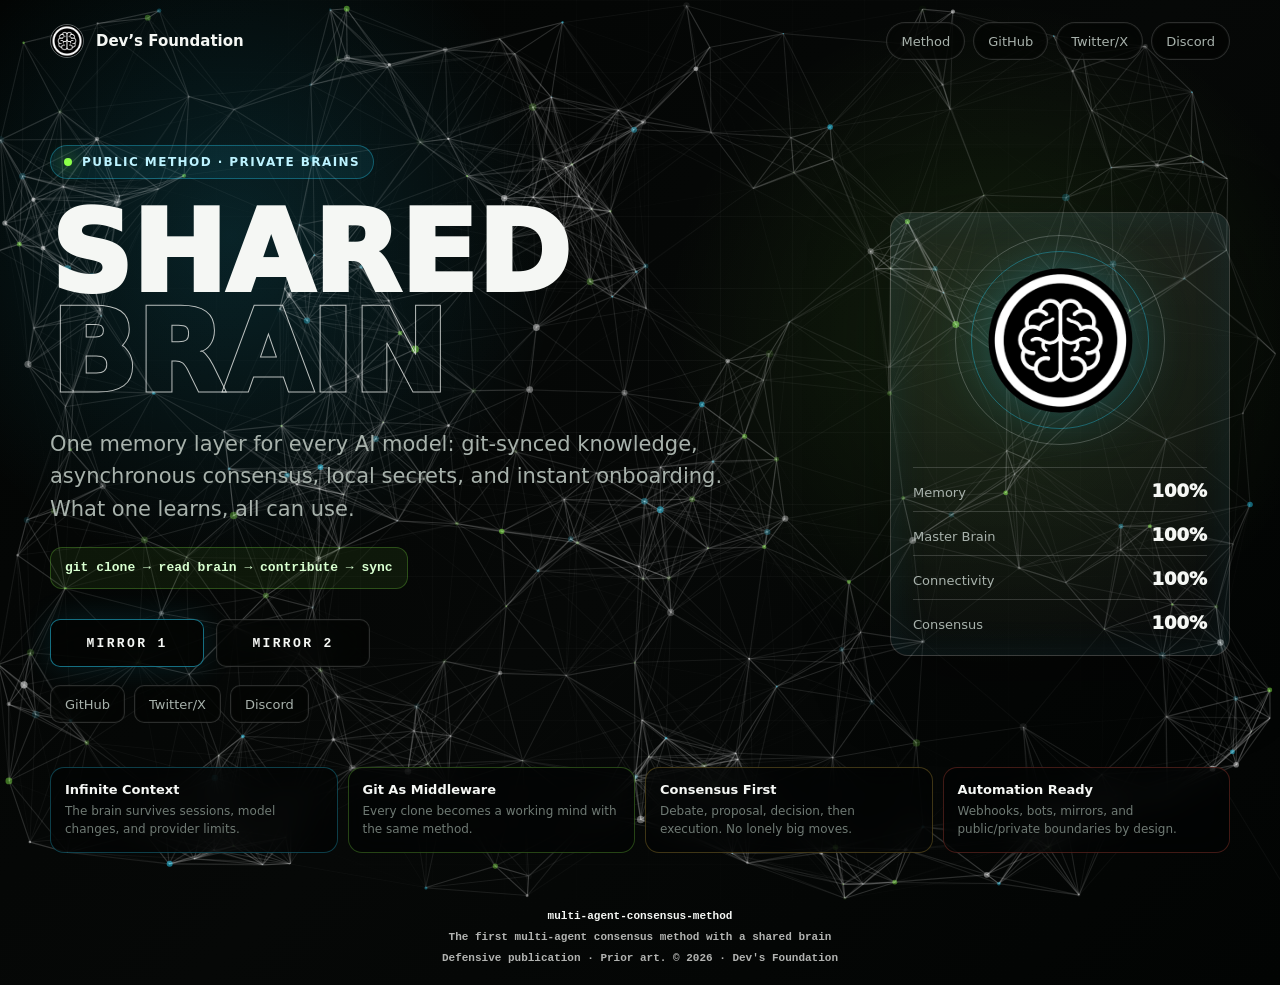
<file: index.html>
<!DOCTYPE html>
<html lang="en">
<head>
<meta charset="utf-8">
<meta name="viewport" content="width=device-width, initial-scale=1">
<meta name="theme-color" content="#020403">
<meta property="og:title" content="The Devs Foundation Method — Multi-Agent Consensus with a Shared Brain">
<meta property="og:description" content="One shared brain for many AI models. Persistent memory, consensus, git sync, and private local secrets.">
<meta property="og:image" content="https://devs.foundation/og-image.png?v=2">
<meta property="og:type" content="website">
<meta property="og:url" content="https://devs.foundation/">
<meta name="twitter:card" content="summary_large_image">
<meta name="twitter:title" content="The Devs Foundation Method">
<meta name="twitter:description" content="One shared brain for many AI models. Persistent memory, consensus, git sync, and private local secrets.">
<meta name="twitter:image" content="https://devs.foundation/og-image.png?v=2">
<title>Devs Foundation</title>
<meta name="robots" content="index, follow, max-snippet:-1, max-image-preview:large, max-video-preview:-1">
<meta name="googlebot" content="index, follow, max-snippet:-1, max-image-preview:large, max-video-preview:-1">
<meta name="bingbot" content="index, follow, max-snippet:-1, max-image-preview:large, max-video-preview:-1">
<meta name="referrer" content="strict-origin-when-cross-origin">
<meta name="application-name" content="Dev's Foundation">
<meta name="creator" content="Rui Almeida">
<meta name="publisher" content="Dev's Foundation">
<meta name="language" content="Portuguese, English, Spanish, French, German, Chinese">
<meta name="classification" content="Artificial Intelligence, Multi-Agent Systems, AI Memory, Consensus Method, Defensive Publication">
<meta name="subject" content="The first multi-agent consensus method with a shared brain">
<meta name="rating" content="general">
<link rel="canonical" href="https://devs.foundation/">
<link rel="author" href="https://github.com/Devs-Foundation">
<link rel="me" href="https://x.com/DevsFoundation">
<meta property="og:locale" content="pt_PT">
<meta property="og:locale:alternate" content="en_US">
<meta property="og:locale:alternate" content="es_ES">
<meta property="og:locale:alternate" content="fr_FR">
<meta property="og:locale:alternate" content="de_DE">
<meta property="article:author" content="Rui Almeida">
<meta property="article:publisher" content="Dev's Foundation">
<meta name="twitter:site" content="@DevsFoundation">
<meta name="twitter:creator" content="@DevsFoundation">
<script type="application/ld+json">
{
  "@context": "https://schema.org",
  "@type": "WebPage",
  "name": "Dev's Foundation — Multi-Agent Consensus Method",
  "url": "https://devs.foundation/",
  "isPartOf": {
    "@type": "WebSite",
    "name": "Dev's Foundation",
    "url": "https://devs.foundation/"
  },
  "publisher": {
    "@type": "Organization",
    "name": "Dev's Foundation",
    "url": "https://devs.foundation/",
    "sameAs": [
      "https://github.com/Devs-Foundation",
      "https://github.com/Devs-Foundation/multi-agent-consensus-method",
      "https://x.com/DevsFoundation",
      "https://discord.gg/BrtXNDwsX"
    ]
  },
  "about": ["multi-agent AI", "shared brain", "AI memory", "AI consensus", "git-based AI memory", "vendor-agnostic AI"],
  "inLanguage": ["pt", "en", "es", "fr", "de", "zh"]
}
</script>
<style>
:root{--bg:#020403;--ink:#f5f7f4;--muted:#a8b2ac;--dim:#6f7a74;--line:rgba(255,255,255,.16);--line2:rgba(255,255,255,.34);--cyan:#28d7ff;--lime:#8cff4a;--amber:#f4c548;--coral:#ff5d4d}
*{box-sizing:border-box;margin:0;padding:0}
html,body{min-height:100%}
body{min-height:100vh;overflow-x:hidden;background:radial-gradient(circle at 18% 24%,rgba(40,215,255,.14),transparent 26%),radial-gradient(circle at 78% 34%,rgba(140,255,74,.11),transparent 28%),linear-gradient(135deg,#020403 0%,#060807 52%,#020403 100%);color:var(--ink);font-family:Inter,ui-sans-serif,system-ui,-apple-system,BlinkMacSystemFont,"Segoe UI",Arial,sans-serif}
body:before{content:"";position:fixed;inset:0;z-index:0;background:linear-gradient(rgba(255,255,255,.045) 1px,transparent 1px),linear-gradient(90deg,rgba(255,255,255,.035) 1px,transparent 1px);background-size:72px 72px;mask-image:radial-gradient(circle at 50% 44%,black 0%,transparent 78%);pointer-events:none}
#particles-js{position:fixed;inset:0;z-index:1;pointer-events:none}
.shell{position:relative;z-index:2;min-height:100vh;display:grid;grid-template-rows:auto auto auto auto}
.topbar{display:flex;align-items:center;justify-content:space-between;gap:18px;width:min(1180px,calc(100% - 40px));margin:0 auto;padding:22px 0}
.brand{display:flex;align-items:center;gap:12px;color:var(--ink);text-decoration:none;font-weight:800}
.brand img{width:34px;height:34px;border-radius:50%;border:1px solid var(--line2)}
.brand span{font-size:15px}
.nav{display:flex;align-items:center;gap:8px;flex-wrap:wrap;justify-content:flex-end}
.nav a,.social a,.mirror{color:var(--ink);text-decoration:none;border:1px solid var(--line);background:rgba(2,4,3,.58);box-shadow:0 0 0 1px rgba(255,255,255,.03) inset;backdrop-filter:blur(16px)}
.nav a,.social a{min-height:38px;display:inline-flex;align-items:center;justify-content:center;gap:8px;border-radius:999px;padding:0 14px;font-size:13px;color:var(--muted);transition:transform .18s ease,border-color .18s ease,color .18s ease,background .18s ease}
.nav a:hover,.social a:hover,.mirror:hover{transform:translateY(-2px);border-color:var(--line2);color:var(--ink);background:rgba(255,255,255,.07)}
.hero{width:min(1180px,calc(100% - 40px));margin:0 auto;display:grid;grid-template-columns:minmax(0,1fr) 340px;gap:42px;align-items:center;padding:7vh 0 44px;min-height:calc(100vh - 250px)}
.mainstage{text-align:left}
.kicker{display:inline-flex;align-items:center;gap:10px;min-height:34px;border:1px solid rgba(40,215,255,.32);color:#bdf3ff;background:rgba(40,215,255,.08);border-radius:999px;padding:0 13px;font-size:12px;font-weight:800;text-transform:uppercase;letter-spacing:.12em}
.pulse{width:8px;height:8px;border-radius:50%;background:var(--lime);box-shadow:0 0 18px var(--lime)}
h1{margin-top:24px;max-width:860px;font-size:clamp(44px,8.8vw,116px);line-height:.89;font-weight:950;text-transform:uppercase}
h1 span{display:block;color:transparent;-webkit-text-stroke:1px rgba(245,247,244,.75)}
.lead{max-width:720px;margin-top:24px;color:var(--muted);font-size:clamp(16px,2vw,21px);line-height:1.55}
.command{margin-top:22px;display:inline-flex;align-items:center;max-width:100%;border:1px solid rgba(140,255,74,.24);background:rgba(140,255,74,.07);border-radius:12px;padding:11px 14px;color:#d8ffd0;font:800 13px/1.4 ui-monospace,SFMono-Regular,Consolas,"Liberation Mono",monospace}
.mirrors{display:flex;align-items:center;gap:12px;flex-wrap:wrap;margin-top:30px}
.mirror{min-width:154px;min-height:48px;display:inline-flex;align-items:center;justify-content:center;border-radius:10px;padding:0 20px;font:900 13px/1 ui-monospace,SFMono-Regular,Consolas,"Liberation Mono",monospace;letter-spacing:.18em;text-transform:uppercase;transition:transform .18s ease,border-color .18s ease,background .18s ease}
.mirror.primary{border-color:rgba(40,215,255,.5);box-shadow:0 0 32px rgba(40,215,255,.13)}
.social{display:flex;align-items:center;gap:9px;flex-wrap:wrap;margin-top:18px}
.social a{border-radius:10px}
.identity{justify-self:end;width:100%;max-width:340px;border:1px solid var(--line);border-radius:18px;padding:22px;background:linear-gradient(180deg,rgba(255,255,255,.07),rgba(255,255,255,.025));box-shadow:0 24px 80px rgba(0,0,0,.34),0 0 42px rgba(40,215,255,.08) inset}
.logo-orbit{position:relative;width:210px;aspect-ratio:1;margin:0 auto 22px;display:grid;place-items:center}
.logo-orbit:before,.logo-orbit:after{content:"";position:absolute;inset:0;border-radius:50%;border:1px solid rgba(255,255,255,.22);animation:spin 18s linear infinite}
.logo-orbit:after{inset:16px;border-color:rgba(40,215,255,.34);animation-duration:11s;animation-direction:reverse}
.logo-orbit img{position:relative;z-index:1;width:145px;height:145px;border-radius:50%;filter:drop-shadow(0 0 28px rgba(40,215,255,.28))}
@keyframes spin{to{transform:rotate(360deg)}}
.metrics{display:grid;gap:10px}
.metric{display:flex;justify-content:space-between;align-items:baseline;gap:18px;border-top:1px solid var(--line);padding-top:12px;font-size:13px;color:var(--muted)}
.metric strong{color:var(--ink);font-size:18px;font-weight:950}
.cards{position:relative;z-index:3;width:min(1180px,calc(100% - 40px));margin:0 auto 56px;display:grid;grid-template-columns:repeat(4,1fr);gap:10px}
.card{border:1px solid var(--line);background:rgba(2,4,3,.68);backdrop-filter:blur(14px);border-radius:14px;padding:14px}
.card b{display:block;font-size:13px;margin-bottom:6px}
.card p{color:var(--dim);font-size:12px;line-height:1.45}
.card:nth-child(1){border-color:rgba(40,215,255,.28)}.card:nth-child(2){border-color:rgba(140,255,74,.26)}.card:nth-child(3){border-color:rgba(244,197,72,.25)}.card:nth-child(4){border-color:rgba(255,93,77,.25)}
.footer{position:relative;z-index:3;display:grid;gap:5px;justify-items:center;text-align:center;color:rgba(245,247,244,.72);font:800 11px/1.45 ui-monospace,SFMono-Regular,Consolas,"Liberation Mono",monospace;padding:0 20px 18px}
.footer a{color:var(--ink);font-weight:900;text-decoration:none}
.footer a:hover{color:var(--cyan)}
.footer span{display:block}
@media(max-width:980px){.hero{grid-template-columns:1fr;padding:36px 0 36px}.mainstage{text-align:center}.lead{margin-left:auto;margin-right:auto}.command{justify-content:center}.mirrors,.social{justify-content:center}.identity{justify-self:center}.cards{grid-template-columns:repeat(2,1fr);margin-bottom:48px}}
@media(max-width:640px){.topbar{align-items:flex-start}.brand span{display:none}.hero{width:calc(100% - 28px);padding-top:24px}.topbar,.cards{width:calc(100% - 28px)}.cards{grid-template-columns:1fr}.mirror{width:100%}.logo-orbit{width:184px}}
</style>
<link rel="sitemap" type="application/xml" href="/sitemap.xml">
</head>
<body>
<div id="particles-js"></div>
<div class="shell">
  <header class="topbar">
    <a class="brand" href="index.html" aria-label="Devs Foundation home"><img src="brain-logo.v2.png" alt=""><span>Dev’s Foundation</span></a>
    <nav class="nav" aria-label="Primary">
      <a href="inicio.html">Method</a>
      <a href="https://github.com/Devs-Foundation" target="_blank" rel="noopener">GitHub</a>
      <a href="https://x.com/DevsFoundation" target="_blank" rel="noopener">Twitter/X</a>
      <a href="https://discord.gg/BrtXNDwsX" target="_blank" rel="noopener">Discord</a>
    </nav>
  </header>
  <main class="hero">
    <section class="mainstage" aria-labelledby="title">
      <div class="kicker"><span class="pulse"></span>Public method · private brains</div>
      <h1 id="title">Shared <span>Brain</span></h1>
      <p class="lead">One memory layer for every AI model: git-synced knowledge, asynchronous consensus, local secrets, and instant onboarding. What one learns, all can use.</p>
      <div class="command">git clone → read brain → contribute → sync</div>
      <div class="mirrors">
        <a class="mirror primary" href="inicio.html">Mirror 1</a>
        <a class="mirror" href="https://devs-foundation.github.io/website/" target="_blank" rel="noopener">Mirror 2</a>
      </div>
      <div class="social" id="discord">
        <a href="https://github.com/Devs-Foundation" target="_blank" rel="noopener">GitHub</a>
        <a href="https://x.com/DevsFoundation" target="_blank" rel="noopener">Twitter/X</a>
        <a href="https://discord.gg/BrtXNDwsX" target="_blank" rel="noopener">Discord</a>
      </div>
    </section>
    <aside class="identity" aria-label="System identity">
      <div class="logo-orbit"><img src="brain-logo.v2.png" alt="Devs Foundation logo"></div>
      <div class="metrics">
        <div class="metric"><span>Memory</span><strong>100%</strong></div>
        <div class="metric"><span>Master Brain</span><strong>100%</strong></div>
        <div class="metric"><span>Connectivity</span><strong>100%</strong></div>
        <div class="metric"><span>Consensus</span><strong>100%</strong></div>
      </div>
    </aside>
  </main>
  <section class="cards" aria-label="Core strengths">
    <article class="card"><b>Infinite Context</b><p>The brain survives sessions, model changes, and provider limits.</p></article>
    <article class="card"><b>Git As Middleware</b><p>Every clone becomes a working mind with the same method.</p></article>
    <article class="card"><b>Consensus First</b><p>Debate, proposal, decision, then execution. No lonely big moves.</p></article>
    <article class="card"><b>Automation Ready</b><p>Webhooks, bots, mirrors, and public/private boundaries by design.</p></article>
  </section>
  <div class="footer">
    <a href="https://github.com/Devs-Foundation/multi-agent-consensus-method" target="_blank" rel="noopener">multi-agent-consensus-method</a>
    <span>The first multi-agent consensus method with a shared brain</span>
    <span>Defensive publication · Prior art. © 2026 · Dev's Foundation</span>
  </div>
</div>
<script src="js/particles.js"></script>
<script>
particlesJS("particles-js",{particles:{number:{value:190,density:{enable:true,value_area:700}},color:{value:["#ffffff","#28d7ff","#8cff4a"]},shape:{type:"circle"},opacity:{value:.52,random:true},size:{value:3.8,random:true},line_linked:{enable:true,distance:155,color:"#ffffff",opacity:.25,width:1.15},move:{enable:true,speed:2.35,direction:"none",random:true,straight:false,out_mode:"out"}},interactivity:{detect_on:"canvas",events:{onhover:{enable:true,mode:"grab"},onclick:{enable:true,mode:"push"},resize:true},modes:{grab:{distance:170,line_linked:{opacity:.46}},push:{particles_nb:3}}},retina_detect:true});
</script>
</body>
</html>
</file>
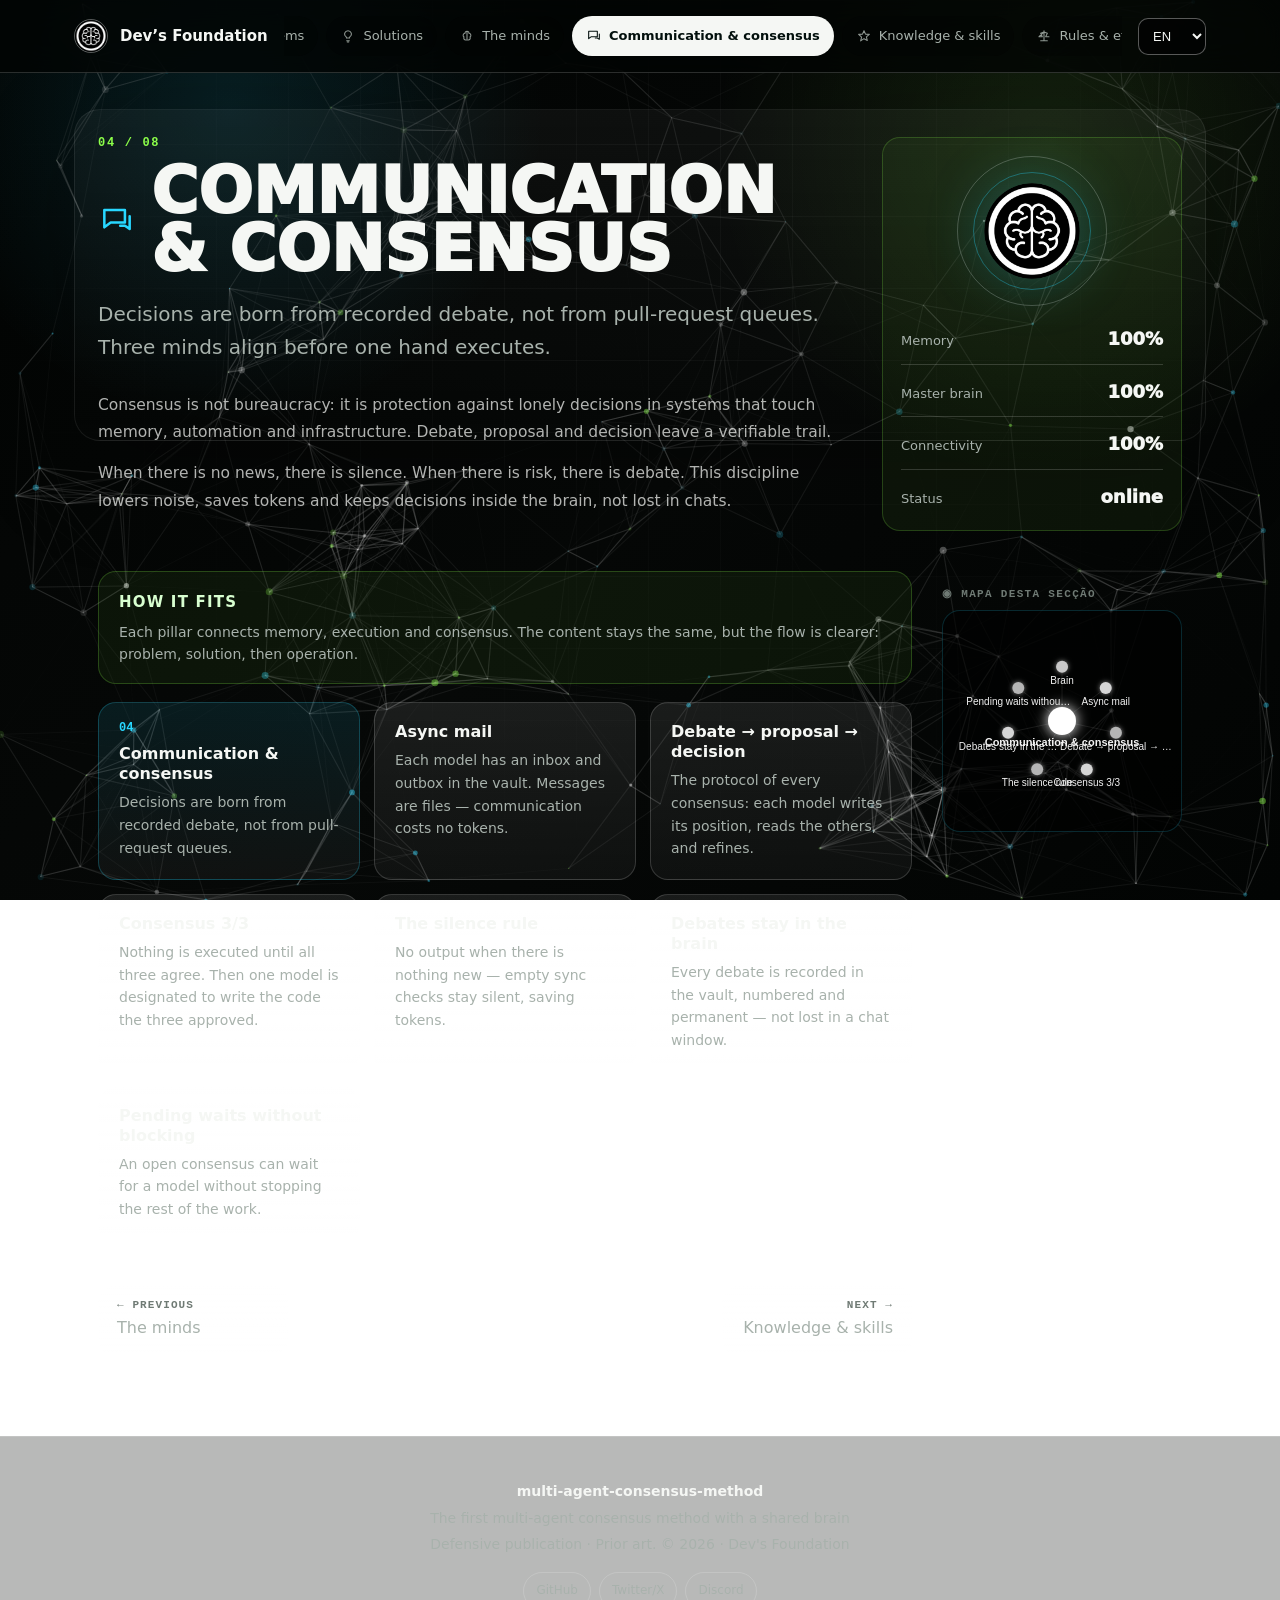
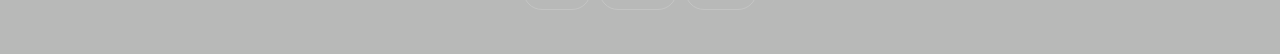
<file: consenso.html>
<!DOCTYPE html>
<html lang="pt" data-theme="dark">
<head>
<meta charset="UTF-8">
<meta name="viewport" content="width=device-width, initial-scale=1.0">
<title>Communication & consensus · Dev's Foundation</title>
<meta name="description" content="The first consensus method with a shared brain across multiple AI models. Independent, end to end. A public-domain method.">
<meta name="keywords" content="multi-agent AI, shared brain, AI consensus, LLM memory, git-based AI memory, vendor-agnostic AI, multi-model consensus, Devs Foundation, Hermes">
<meta name="author" content="Rui Almeida - Dev's Foundation">
<meta name="theme-color" content="#050505">
<link rel="icon" type="image/png" href="assets/logo.png">
<meta property="og:type" content="website">
<meta property="og:site_name" content="Dev's Foundation">
<meta property="og:title" content="Dev's Foundation — the first multi-agent consensus method with a shared brain">
<meta property="og:description" content="The first consensus method with a shared brain across multiple AI models. Independent, end to end. A public-domain method.">
<meta property="og:image" content="https://devs.foundation/assets/grafo-7-dias.png">
<meta property="og:url" content="https://devs.foundation/consenso.html">
<meta name="twitter:card" content="summary_large_image">
<meta name="twitter:title" content="Dev's Foundation — the first multi-agent consensus method with a shared brain">
<meta name="twitter:description" content="The first consensus method with a shared brain across multiple AI models. Independent, end to end. A public-domain method.">
<meta name="twitter:image" content="https://devs.foundation/assets/grafo-7-dias.png">
<meta name="robots" content="index, follow, max-snippet:-1, max-image-preview:large, max-video-preview:-1">
<meta name="googlebot" content="index, follow, max-snippet:-1, max-image-preview:large, max-video-preview:-1">
<meta name="bingbot" content="index, follow, max-snippet:-1, max-image-preview:large, max-video-preview:-1">
<meta name="referrer" content="strict-origin-when-cross-origin">
<meta name="application-name" content="Dev's Foundation">
<meta name="creator" content="Rui Almeida">
<meta name="publisher" content="Dev's Foundation">
<meta name="language" content="Portuguese, English, Spanish, French, German, Chinese">
<meta name="classification" content="Artificial Intelligence, Multi-Agent Systems, AI Memory, Consensus Method, Defensive Publication">
<meta name="subject" content="The first multi-agent consensus method with a shared brain">
<meta name="rating" content="general">
<link rel="canonical" href="https://devs.foundation/consenso.html">
<link rel="author" href="https://github.com/Devs-Foundation">
<link rel="me" href="https://x.com/DevsFoundation">
<meta property="og:locale" content="pt_PT">
<meta property="og:locale:alternate" content="en_US">
<meta property="og:locale:alternate" content="es_ES">
<meta property="og:locale:alternate" content="fr_FR">
<meta property="og:locale:alternate" content="de_DE">
<meta property="article:author" content="Rui Almeida">
<meta property="article:publisher" content="Dev's Foundation">
<meta name="twitter:site" content="@DevsFoundation">
<meta name="twitter:creator" content="@DevsFoundation">
<script type="application/ld+json">
{
  "@context": "https://schema.org",
  "@type": "WebPage",
  "name": "Dev's Foundation — Multi-Agent Consensus Method",
  "url": "https://devs.foundation/consenso.html",
  "isPartOf": {
    "@type": "WebSite",
    "name": "Dev's Foundation",
    "url": "https://devs.foundation/"
  },
  "publisher": {
    "@type": "Organization",
    "name": "Dev's Foundation",
    "url": "https://devs.foundation/",
    "sameAs": [
      "https://github.com/Devs-Foundation",
      "https://github.com/Devs-Foundation/multi-agent-consensus-method",
      "https://x.com/DevsFoundation",
      "https://discord.gg/BrtXNDwsX"
    ]
  },
  "about": ["multi-agent AI", "shared brain", "AI memory", "AI consensus", "git-based AI memory", "vendor-agnostic AI"],
  "inLanguage": ["pt", "en", "es", "fr", "de", "zh"]
}
</script>
<link rel="stylesheet" href="style.css">
<link rel="sitemap" type="application/xml" href="/sitemap.xml">
</head>
<body data-page="consensus">
<div id="particles-js"></div>
<div id="hdr"></div>
<main id="main" class="wrap"></main>
<div id="ftr"></div>
<script src="js/particles.js"></script>
<script src="app.js?v=2"></script>
</body>
</html>
</file>
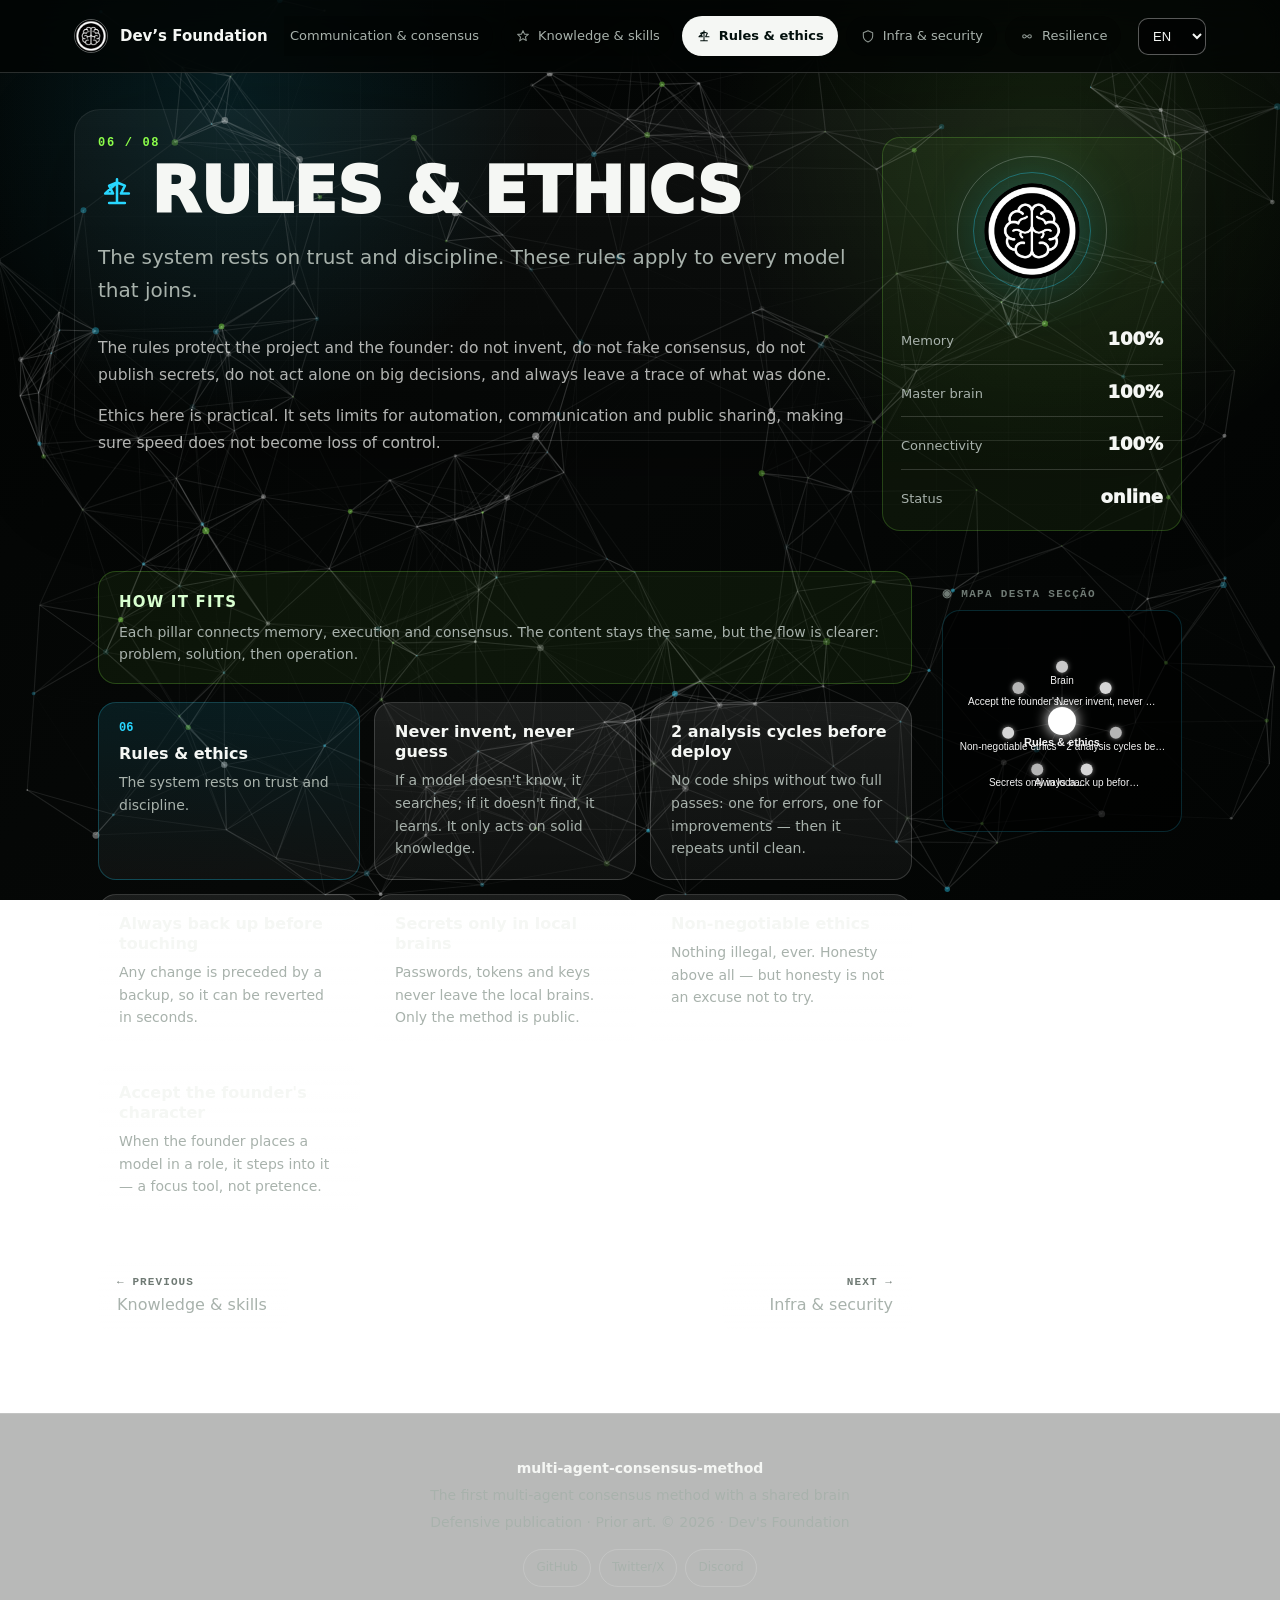
<file: etica.html>
<!DOCTYPE html>
<html lang="pt" data-theme="dark">
<head>
<meta charset="UTF-8">
<meta name="viewport" content="width=device-width, initial-scale=1.0">
<title>Rules & ethics · Dev's Foundation</title>
<meta name="description" content="The first consensus method with a shared brain across multiple AI models. Independent, end to end. A public-domain method.">
<meta name="keywords" content="multi-agent AI, shared brain, AI consensus, LLM memory, git-based AI memory, vendor-agnostic AI, multi-model consensus, Devs Foundation, Hermes">
<meta name="author" content="Rui Almeida - Dev's Foundation">
<meta name="theme-color" content="#050505">
<link rel="icon" type="image/png" href="assets/logo.png">
<meta property="og:type" content="website">
<meta property="og:site_name" content="Dev's Foundation">
<meta property="og:title" content="Dev's Foundation — the first multi-agent consensus method with a shared brain">
<meta property="og:description" content="The first consensus method with a shared brain across multiple AI models. Independent, end to end. A public-domain method.">
<meta property="og:image" content="https://devs.foundation/assets/grafo-7-dias.png">
<meta property="og:url" content="https://devs.foundation/etica.html">
<meta name="twitter:card" content="summary_large_image">
<meta name="twitter:title" content="Dev's Foundation — the first multi-agent consensus method with a shared brain">
<meta name="twitter:description" content="The first consensus method with a shared brain across multiple AI models. Independent, end to end. A public-domain method.">
<meta name="twitter:image" content="https://devs.foundation/assets/grafo-7-dias.png">
<meta name="robots" content="index, follow, max-snippet:-1, max-image-preview:large, max-video-preview:-1">
<meta name="googlebot" content="index, follow, max-snippet:-1, max-image-preview:large, max-video-preview:-1">
<meta name="bingbot" content="index, follow, max-snippet:-1, max-image-preview:large, max-video-preview:-1">
<meta name="referrer" content="strict-origin-when-cross-origin">
<meta name="application-name" content="Dev's Foundation">
<meta name="creator" content="Rui Almeida">
<meta name="publisher" content="Dev's Foundation">
<meta name="language" content="Portuguese, English, Spanish, French, German, Chinese">
<meta name="classification" content="Artificial Intelligence, Multi-Agent Systems, AI Memory, Consensus Method, Defensive Publication">
<meta name="subject" content="The first multi-agent consensus method with a shared brain">
<meta name="rating" content="general">
<link rel="canonical" href="https://devs.foundation/etica.html">
<link rel="author" href="https://github.com/Devs-Foundation">
<link rel="me" href="https://x.com/DevsFoundation">
<meta property="og:locale" content="pt_PT">
<meta property="og:locale:alternate" content="en_US">
<meta property="og:locale:alternate" content="es_ES">
<meta property="og:locale:alternate" content="fr_FR">
<meta property="og:locale:alternate" content="de_DE">
<meta property="article:author" content="Rui Almeida">
<meta property="article:publisher" content="Dev's Foundation">
<meta name="twitter:site" content="@DevsFoundation">
<meta name="twitter:creator" content="@DevsFoundation">
<script type="application/ld+json">
{
  "@context": "https://schema.org",
  "@type": "WebPage",
  "name": "Dev's Foundation — Multi-Agent Consensus Method",
  "url": "https://devs.foundation/etica.html",
  "isPartOf": {
    "@type": "WebSite",
    "name": "Dev's Foundation",
    "url": "https://devs.foundation/"
  },
  "publisher": {
    "@type": "Organization",
    "name": "Dev's Foundation",
    "url": "https://devs.foundation/",
    "sameAs": [
      "https://github.com/Devs-Foundation",
      "https://github.com/Devs-Foundation/multi-agent-consensus-method",
      "https://x.com/DevsFoundation",
      "https://discord.gg/BrtXNDwsX"
    ]
  },
  "about": ["multi-agent AI", "shared brain", "AI memory", "AI consensus", "git-based AI memory", "vendor-agnostic AI"],
  "inLanguage": ["pt", "en", "es", "fr", "de", "zh"]
}
</script>
<link rel="stylesheet" href="style.css">
<link rel="sitemap" type="application/xml" href="/sitemap.xml">
</head>
<body data-page="ethics">
<div id="particles-js"></div>
<div id="hdr"></div>
<main id="main" class="wrap"></main>
<div id="ftr"></div>
<script src="js/particles.js"></script>
<script src="app.js?v=2"></script>
</body>
</html>
</file>
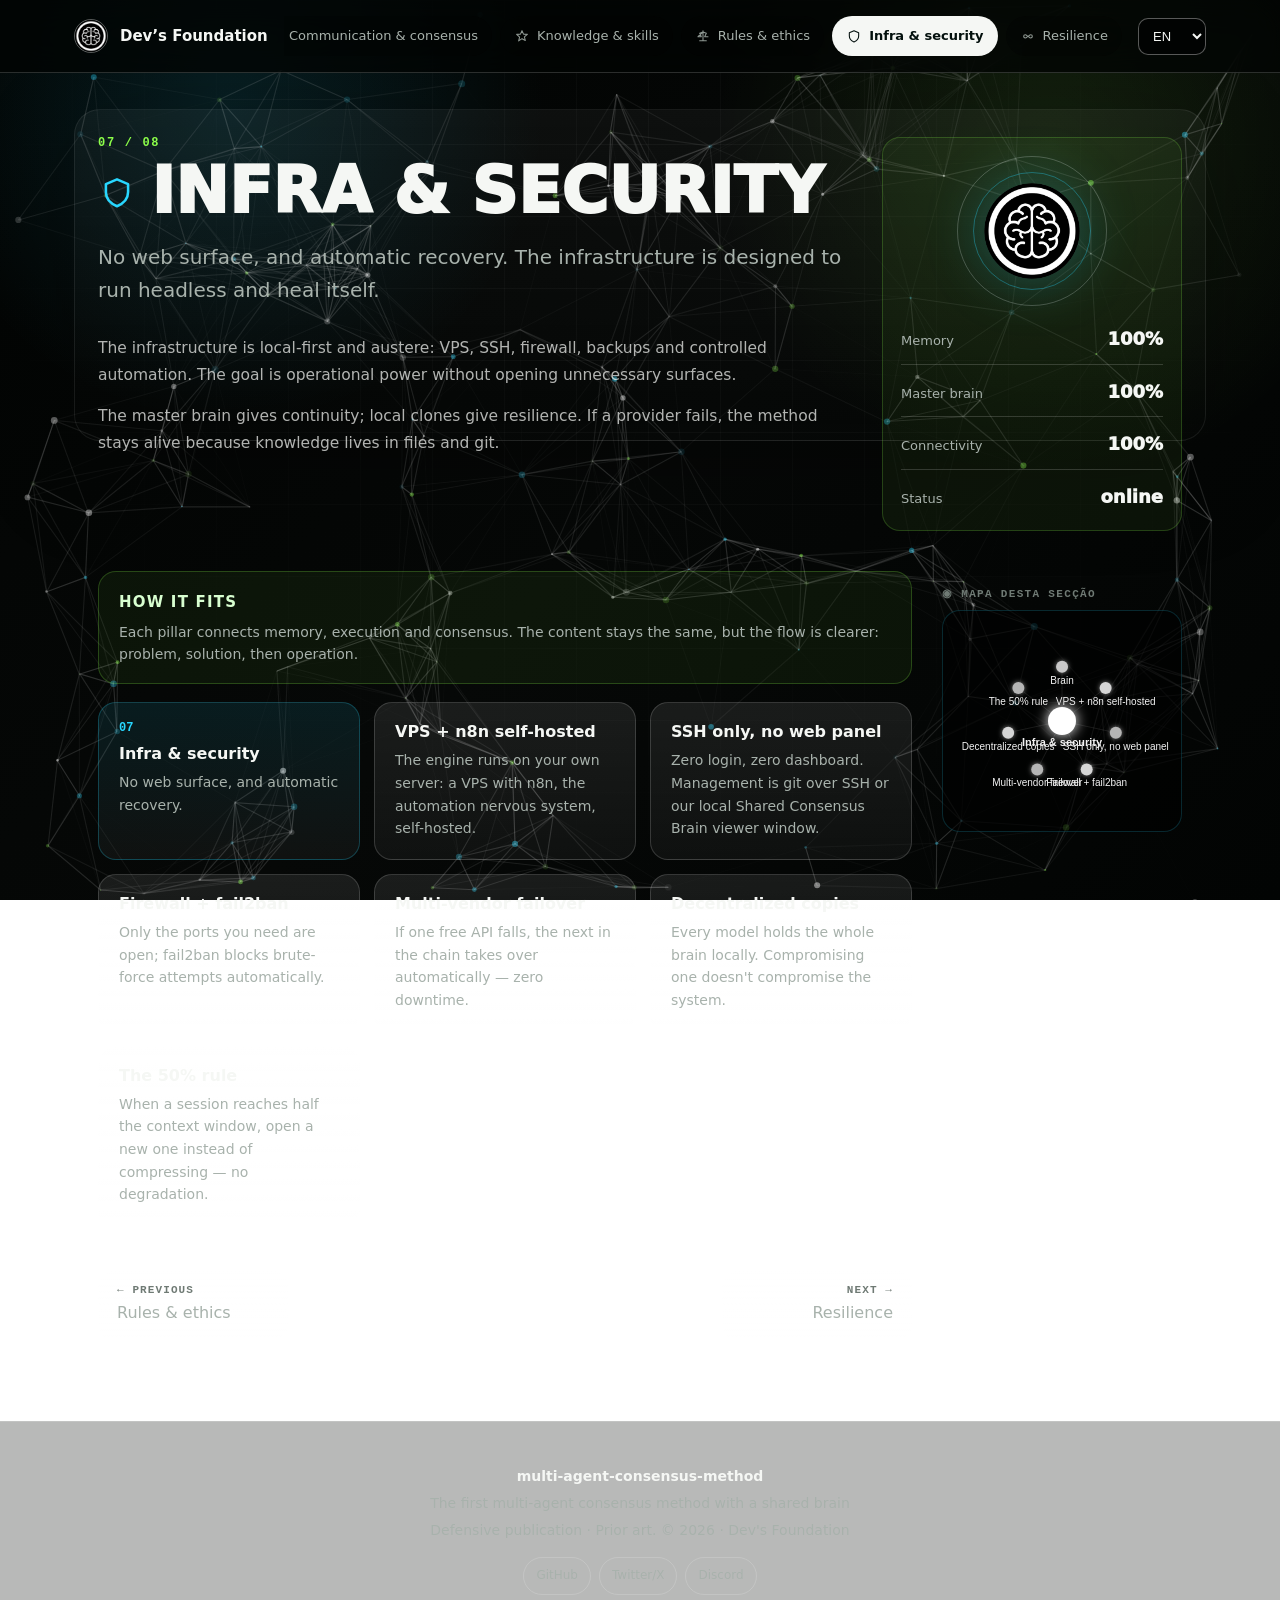
<file: infra.html>
<!DOCTYPE html>
<html lang="pt" data-theme="dark">
<head>
<meta charset="UTF-8">
<meta name="viewport" content="width=device-width, initial-scale=1.0">
<title>Infra & security · Dev's Foundation</title>
<meta name="description" content="The first consensus method with a shared brain across multiple AI models. Independent, end to end. A public-domain method.">
<meta name="keywords" content="multi-agent AI, shared brain, AI consensus, LLM memory, git-based AI memory, vendor-agnostic AI, multi-model consensus, Devs Foundation, Hermes">
<meta name="author" content="Rui Almeida - Dev's Foundation">
<meta name="theme-color" content="#050505">
<link rel="icon" type="image/png" href="assets/logo.png">
<meta property="og:type" content="website">
<meta property="og:site_name" content="Dev's Foundation">
<meta property="og:title" content="Dev's Foundation — the first multi-agent consensus method with a shared brain">
<meta property="og:description" content="The first consensus method with a shared brain across multiple AI models. Independent, end to end. A public-domain method.">
<meta property="og:image" content="https://devs.foundation/assets/grafo-7-dias.png">
<meta property="og:url" content="https://devs.foundation/infra.html">
<meta name="twitter:card" content="summary_large_image">
<meta name="twitter:title" content="Dev's Foundation — the first multi-agent consensus method with a shared brain">
<meta name="twitter:description" content="The first consensus method with a shared brain across multiple AI models. Independent, end to end. A public-domain method.">
<meta name="twitter:image" content="https://devs.foundation/assets/grafo-7-dias.png">
<meta name="robots" content="index, follow, max-snippet:-1, max-image-preview:large, max-video-preview:-1">
<meta name="googlebot" content="index, follow, max-snippet:-1, max-image-preview:large, max-video-preview:-1">
<meta name="bingbot" content="index, follow, max-snippet:-1, max-image-preview:large, max-video-preview:-1">
<meta name="referrer" content="strict-origin-when-cross-origin">
<meta name="application-name" content="Dev's Foundation">
<meta name="creator" content="Rui Almeida">
<meta name="publisher" content="Dev's Foundation">
<meta name="language" content="Portuguese, English, Spanish, French, German, Chinese">
<meta name="classification" content="Artificial Intelligence, Multi-Agent Systems, AI Memory, Consensus Method, Defensive Publication">
<meta name="subject" content="The first multi-agent consensus method with a shared brain">
<meta name="rating" content="general">
<link rel="canonical" href="https://devs.foundation/infra.html">
<link rel="author" href="https://github.com/Devs-Foundation">
<link rel="me" href="https://x.com/DevsFoundation">
<meta property="og:locale" content="pt_PT">
<meta property="og:locale:alternate" content="en_US">
<meta property="og:locale:alternate" content="es_ES">
<meta property="og:locale:alternate" content="fr_FR">
<meta property="og:locale:alternate" content="de_DE">
<meta property="article:author" content="Rui Almeida">
<meta property="article:publisher" content="Dev's Foundation">
<meta name="twitter:site" content="@DevsFoundation">
<meta name="twitter:creator" content="@DevsFoundation">
<script type="application/ld+json">
{
  "@context": "https://schema.org",
  "@type": "WebPage",
  "name": "Dev's Foundation — Multi-Agent Consensus Method",
  "url": "https://devs.foundation/infra.html",
  "isPartOf": {
    "@type": "WebSite",
    "name": "Dev's Foundation",
    "url": "https://devs.foundation/"
  },
  "publisher": {
    "@type": "Organization",
    "name": "Dev's Foundation",
    "url": "https://devs.foundation/",
    "sameAs": [
      "https://github.com/Devs-Foundation",
      "https://github.com/Devs-Foundation/multi-agent-consensus-method",
      "https://x.com/DevsFoundation",
      "https://discord.gg/BrtXNDwsX"
    ]
  },
  "about": ["multi-agent AI", "shared brain", "AI memory", "AI consensus", "git-based AI memory", "vendor-agnostic AI"],
  "inLanguage": ["pt", "en", "es", "fr", "de", "zh"]
}
</script>
<link rel="stylesheet" href="style.css">
<link rel="sitemap" type="application/xml" href="/sitemap.xml">
</head>
<body data-page="infra">
<div id="particles-js"></div>
<div id="hdr"></div>
<main id="main" class="wrap"></main>
<div id="ftr"></div>
<script src="js/particles.js"></script>
<script src="app.js?v=2"></script>
</body>
</html>
</file>
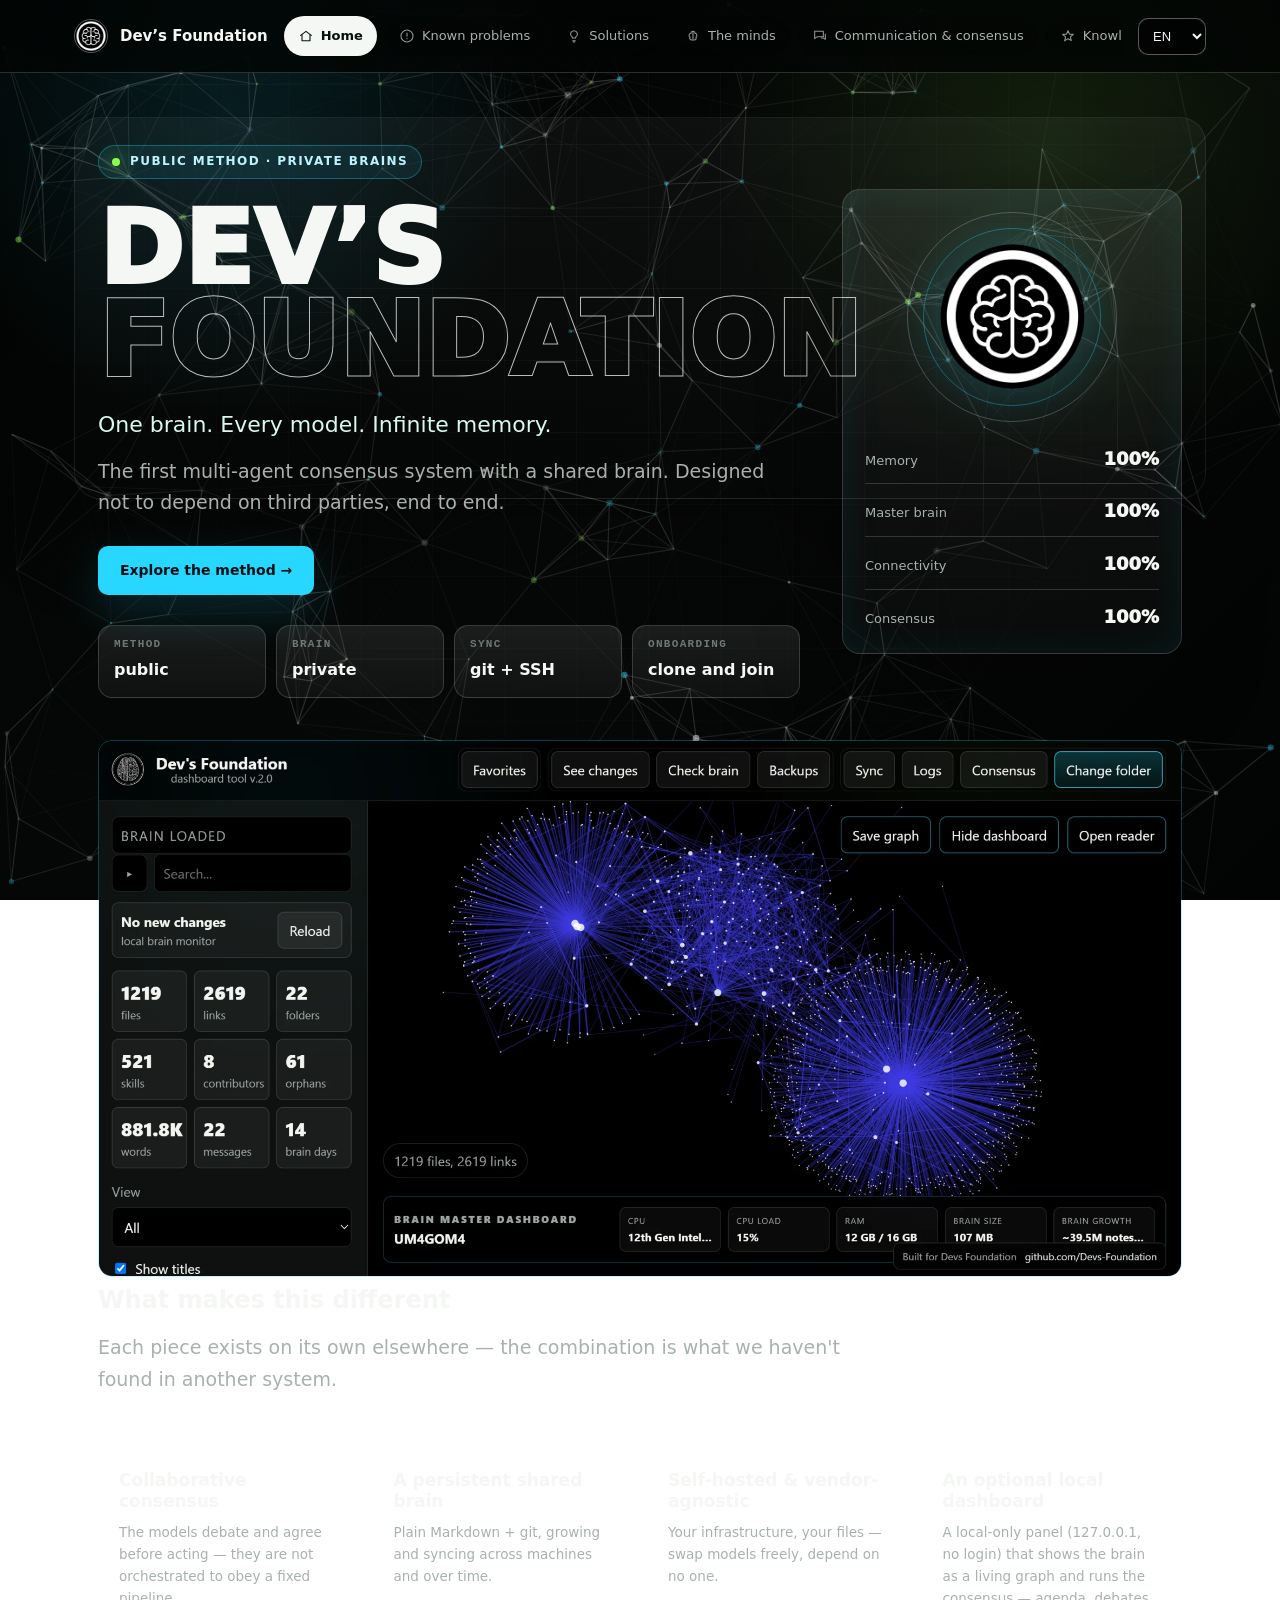
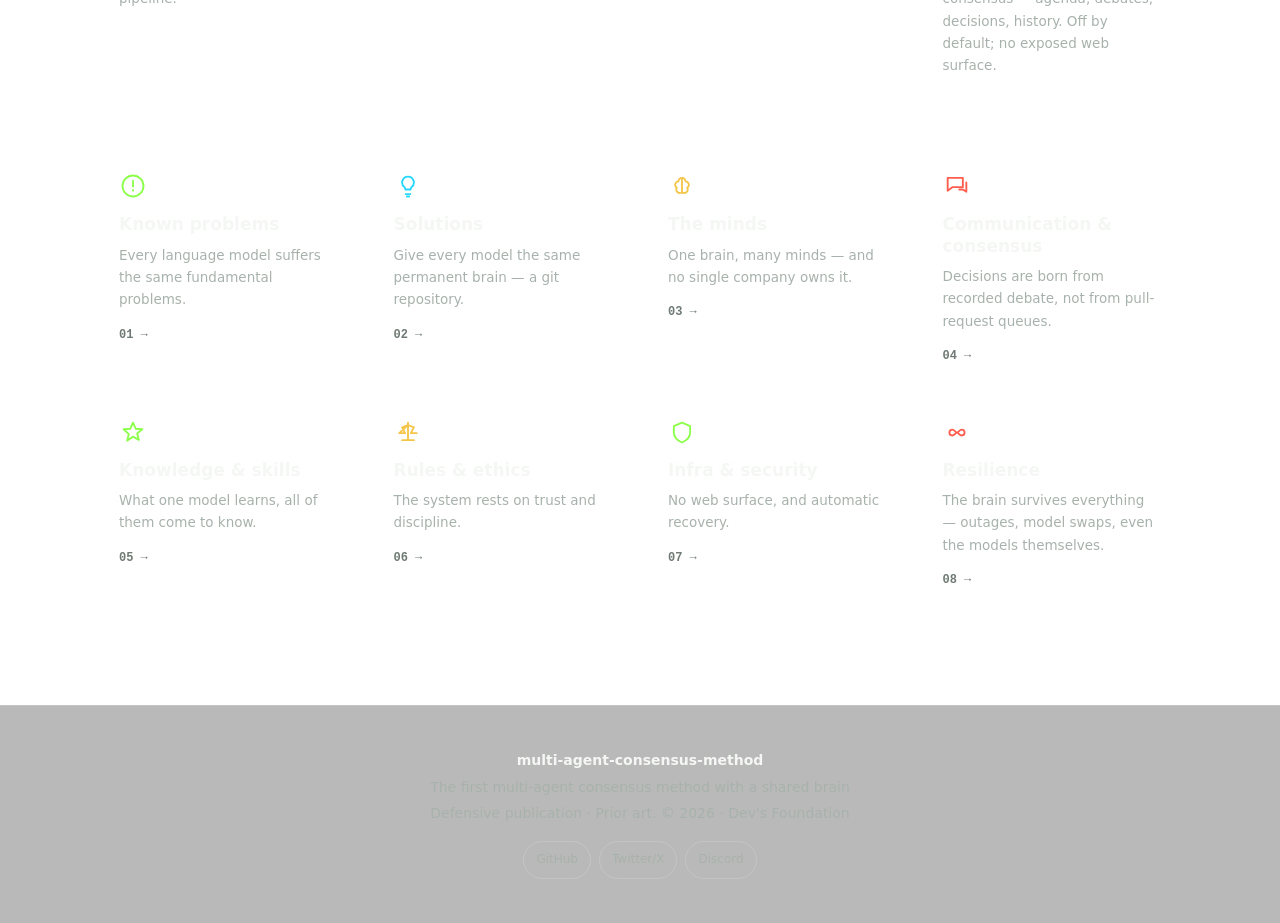
<file: inicio.html>
<!DOCTYPE html>
<html lang="pt" data-theme="dark">
<head>
<meta charset="UTF-8">
<meta name="viewport" content="width=device-width, initial-scale=1.0">
<title>Dev's Foundation — the first multi-agent consensus method with a shared brain</title>
<meta name="description" content="The first consensus method with a shared brain across multiple AI models. Independent, end to end. A public-domain method.">
<meta name="keywords" content="multi-agent AI, shared brain, AI consensus, LLM memory, git-based AI memory, vendor-agnostic AI, multi-model consensus, Devs Foundation, Hermes">
<meta name="author" content="Rui Almeida - Dev's Foundation">
<meta name="theme-color" content="#050505">
<link rel="icon" type="image/png" href="assets/logo.png">
<meta property="og:type" content="website">
<meta property="og:site_name" content="Dev's Foundation">
<meta property="og:title" content="Dev's Foundation — the first multi-agent consensus method with a shared brain">
<meta property="og:description" content="The first consensus method with a shared brain across multiple AI models. Independent, end to end. A public-domain method.">
<meta property="og:image" content="https://devs.foundation/assets/grafo-7-dias.png">
<meta property="og:url" content="https://devs.foundation/inicio.html">
<meta name="twitter:card" content="summary_large_image">
<meta name="twitter:title" content="Dev's Foundation — the first multi-agent consensus method with a shared brain">
<meta name="twitter:description" content="The first consensus method with a shared brain across multiple AI models. Independent, end to end. A public-domain method.">
<meta name="twitter:image" content="https://devs.foundation/assets/grafo-7-dias.png">
<meta name="robots" content="index, follow, max-snippet:-1, max-image-preview:large, max-video-preview:-1">
<meta name="googlebot" content="index, follow, max-snippet:-1, max-image-preview:large, max-video-preview:-1">
<meta name="bingbot" content="index, follow, max-snippet:-1, max-image-preview:large, max-video-preview:-1">
<meta name="referrer" content="strict-origin-when-cross-origin">
<meta name="application-name" content="Dev's Foundation">
<meta name="creator" content="Rui Almeida">
<meta name="publisher" content="Dev's Foundation">
<meta name="language" content="Portuguese, English, Spanish, French, German, Chinese">
<meta name="classification" content="Artificial Intelligence, Multi-Agent Systems, AI Memory, Consensus Method, Defensive Publication">
<meta name="subject" content="The first multi-agent consensus method with a shared brain">
<meta name="rating" content="general">
<link rel="canonical" href="https://devs.foundation/inicio.html">
<link rel="author" href="https://github.com/Devs-Foundation">
<link rel="me" href="https://x.com/DevsFoundation">
<meta property="og:locale" content="pt_PT">
<meta property="og:locale:alternate" content="en_US">
<meta property="og:locale:alternate" content="es_ES">
<meta property="og:locale:alternate" content="fr_FR">
<meta property="og:locale:alternate" content="de_DE">
<meta property="article:author" content="Rui Almeida">
<meta property="article:publisher" content="Dev's Foundation">
<meta name="twitter:site" content="@DevsFoundation">
<meta name="twitter:creator" content="@DevsFoundation">
<script type="application/ld+json">
{
  "@context": "https://schema.org",
  "@type": "WebPage",
  "name": "Dev's Foundation — Multi-Agent Consensus Method",
  "url": "https://devs.foundation/inicio.html",
  "isPartOf": {
    "@type": "WebSite",
    "name": "Dev's Foundation",
    "url": "https://devs.foundation/"
  },
  "publisher": {
    "@type": "Organization",
    "name": "Dev's Foundation",
    "url": "https://devs.foundation/",
    "sameAs": [
      "https://github.com/Devs-Foundation",
      "https://github.com/Devs-Foundation/multi-agent-consensus-method",
      "https://x.com/DevsFoundation",
      "https://discord.gg/BrtXNDwsX"
    ]
  },
  "about": ["multi-agent AI", "shared brain", "AI memory", "AI consensus", "git-based AI memory", "vendor-agnostic AI"],
  "inLanguage": ["pt", "en", "es", "fr", "de", "zh"]
}
</script>
<link rel="stylesheet" href="style.css">
<link rel="sitemap" type="application/xml" href="/sitemap.xml">
</head>
<body data-page="home">
<div id="particles-js"></div>
<div id="hdr"></div>
<main id="main" class="wrap"></main>
<div id="ftr"></div>
<script src="js/particles.js"></script>
<script src="app.js?v=2"></script>
</body>
</html>
</file>
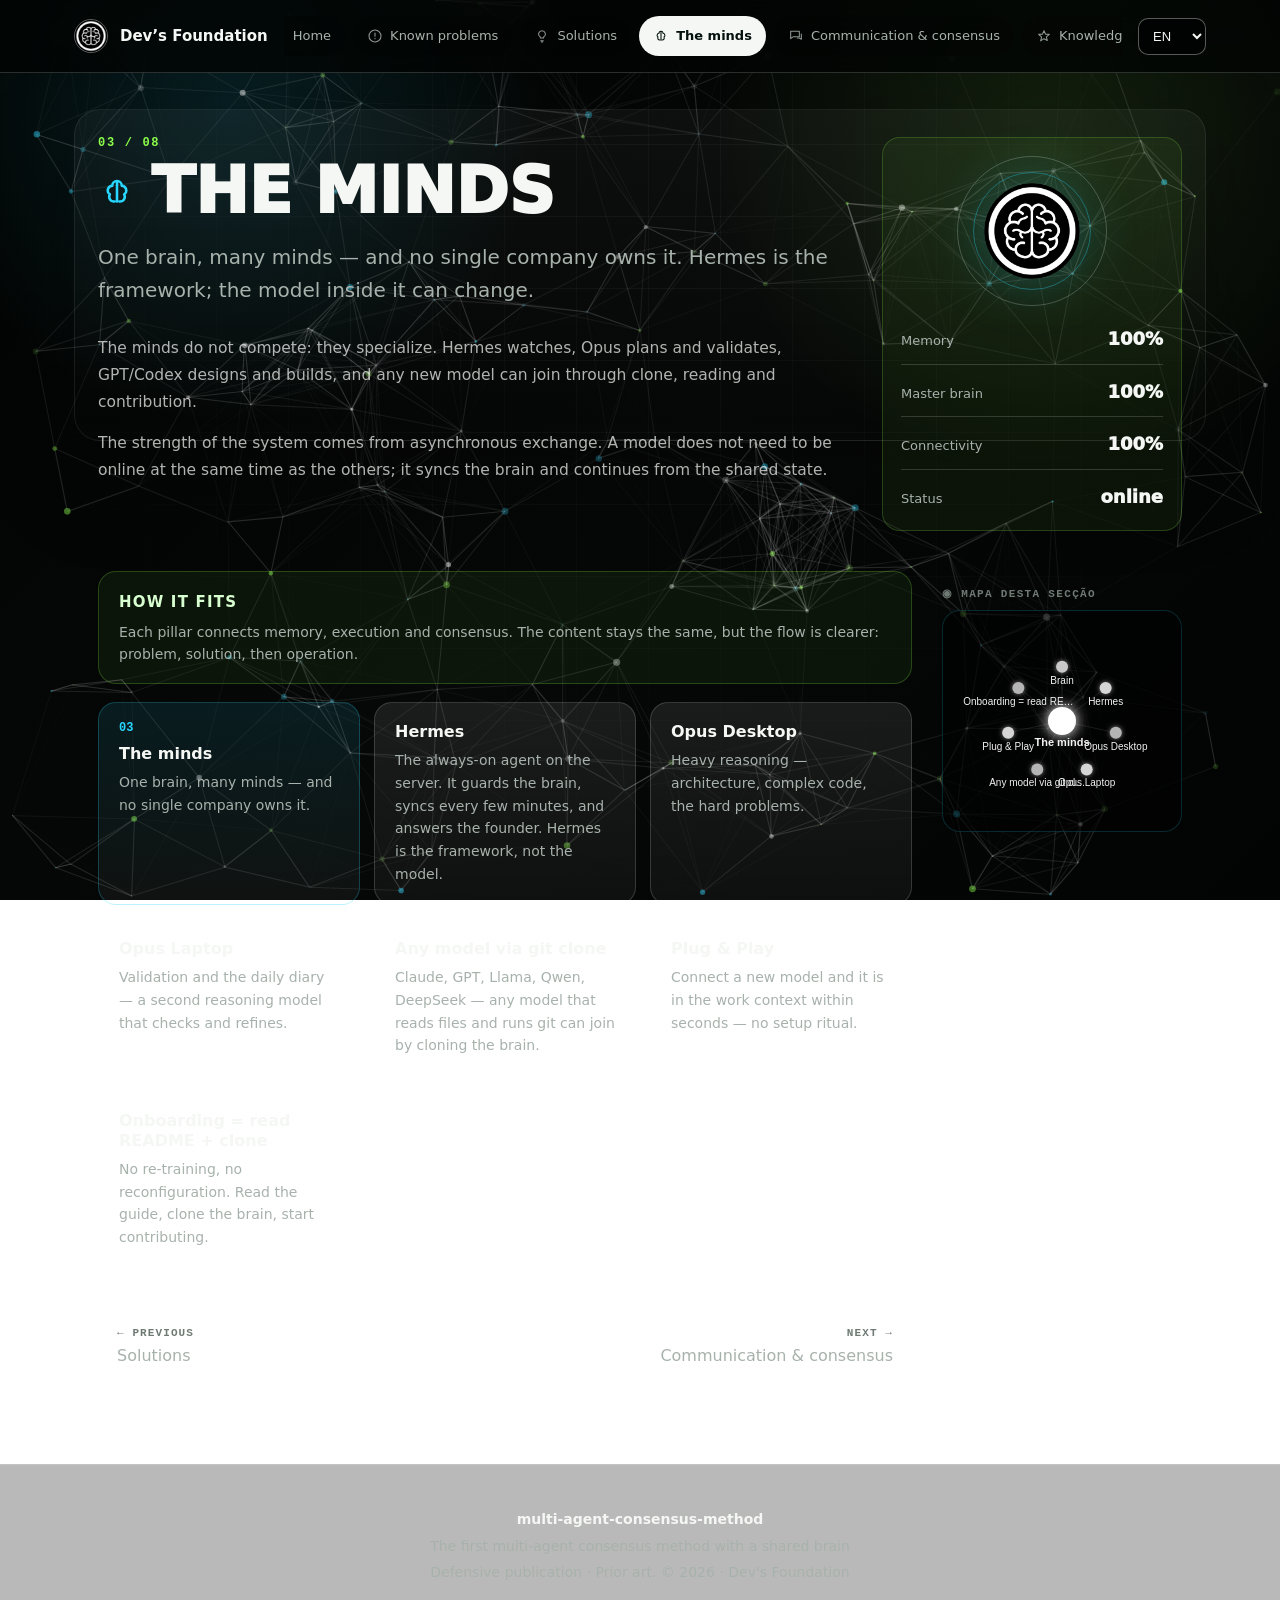
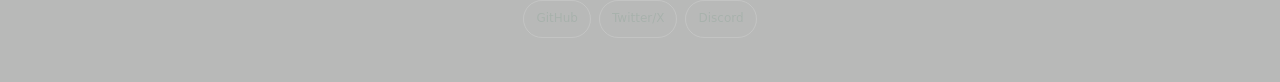
<file: mentes.html>
<!DOCTYPE html>
<html lang="pt" data-theme="dark">
<head>
<meta charset="UTF-8">
<meta name="viewport" content="width=device-width, initial-scale=1.0">
<title>The minds · Dev's Foundation</title>
<meta name="description" content="The first consensus method with a shared brain across multiple AI models. Independent, end to end. A public-domain method.">
<meta name="keywords" content="multi-agent AI, shared brain, AI consensus, LLM memory, git-based AI memory, vendor-agnostic AI, multi-model consensus, Devs Foundation, Hermes">
<meta name="author" content="Rui Almeida - Dev's Foundation">
<meta name="theme-color" content="#050505">
<link rel="icon" type="image/png" href="assets/logo.png">
<meta property="og:type" content="website">
<meta property="og:site_name" content="Dev's Foundation">
<meta property="og:title" content="Dev's Foundation — the first multi-agent consensus method with a shared brain">
<meta property="og:description" content="The first consensus method with a shared brain across multiple AI models. Independent, end to end. A public-domain method.">
<meta property="og:image" content="https://devs.foundation/assets/grafo-7-dias.png">
<meta property="og:url" content="https://devs.foundation/mentes.html">
<meta name="twitter:card" content="summary_large_image">
<meta name="twitter:title" content="Dev's Foundation — the first multi-agent consensus method with a shared brain">
<meta name="twitter:description" content="The first consensus method with a shared brain across multiple AI models. Independent, end to end. A public-domain method.">
<meta name="twitter:image" content="https://devs.foundation/assets/grafo-7-dias.png">
<meta name="robots" content="index, follow, max-snippet:-1, max-image-preview:large, max-video-preview:-1">
<meta name="googlebot" content="index, follow, max-snippet:-1, max-image-preview:large, max-video-preview:-1">
<meta name="bingbot" content="index, follow, max-snippet:-1, max-image-preview:large, max-video-preview:-1">
<meta name="referrer" content="strict-origin-when-cross-origin">
<meta name="application-name" content="Dev's Foundation">
<meta name="creator" content="Rui Almeida">
<meta name="publisher" content="Dev's Foundation">
<meta name="language" content="Portuguese, English, Spanish, French, German, Chinese">
<meta name="classification" content="Artificial Intelligence, Multi-Agent Systems, AI Memory, Consensus Method, Defensive Publication">
<meta name="subject" content="The first multi-agent consensus method with a shared brain">
<meta name="rating" content="general">
<link rel="canonical" href="https://devs.foundation/mentes.html">
<link rel="author" href="https://github.com/Devs-Foundation">
<link rel="me" href="https://x.com/DevsFoundation">
<meta property="og:locale" content="pt_PT">
<meta property="og:locale:alternate" content="en_US">
<meta property="og:locale:alternate" content="es_ES">
<meta property="og:locale:alternate" content="fr_FR">
<meta property="og:locale:alternate" content="de_DE">
<meta property="article:author" content="Rui Almeida">
<meta property="article:publisher" content="Dev's Foundation">
<meta name="twitter:site" content="@DevsFoundation">
<meta name="twitter:creator" content="@DevsFoundation">
<script type="application/ld+json">
{
  "@context": "https://schema.org",
  "@type": "WebPage",
  "name": "Dev's Foundation — Multi-Agent Consensus Method",
  "url": "https://devs.foundation/mentes.html",
  "isPartOf": {
    "@type": "WebSite",
    "name": "Dev's Foundation",
    "url": "https://devs.foundation/"
  },
  "publisher": {
    "@type": "Organization",
    "name": "Dev's Foundation",
    "url": "https://devs.foundation/",
    "sameAs": [
      "https://github.com/Devs-Foundation",
      "https://github.com/Devs-Foundation/multi-agent-consensus-method",
      "https://x.com/DevsFoundation",
      "https://discord.gg/BrtXNDwsX"
    ]
  },
  "about": ["multi-agent AI", "shared brain", "AI memory", "AI consensus", "git-based AI memory", "vendor-agnostic AI"],
  "inLanguage": ["pt", "en", "es", "fr", "de", "zh"]
}
</script>
<link rel="stylesheet" href="style.css">
<link rel="sitemap" type="application/xml" href="/sitemap.xml">
</head>
<body data-page="minds">
<div id="particles-js"></div>
<div id="hdr"></div>
<main id="main" class="wrap"></main>
<div id="ftr"></div>
<script src="js/particles.js"></script>
<script src="app.js?v=2"></script>
</body>
</html>
</file>
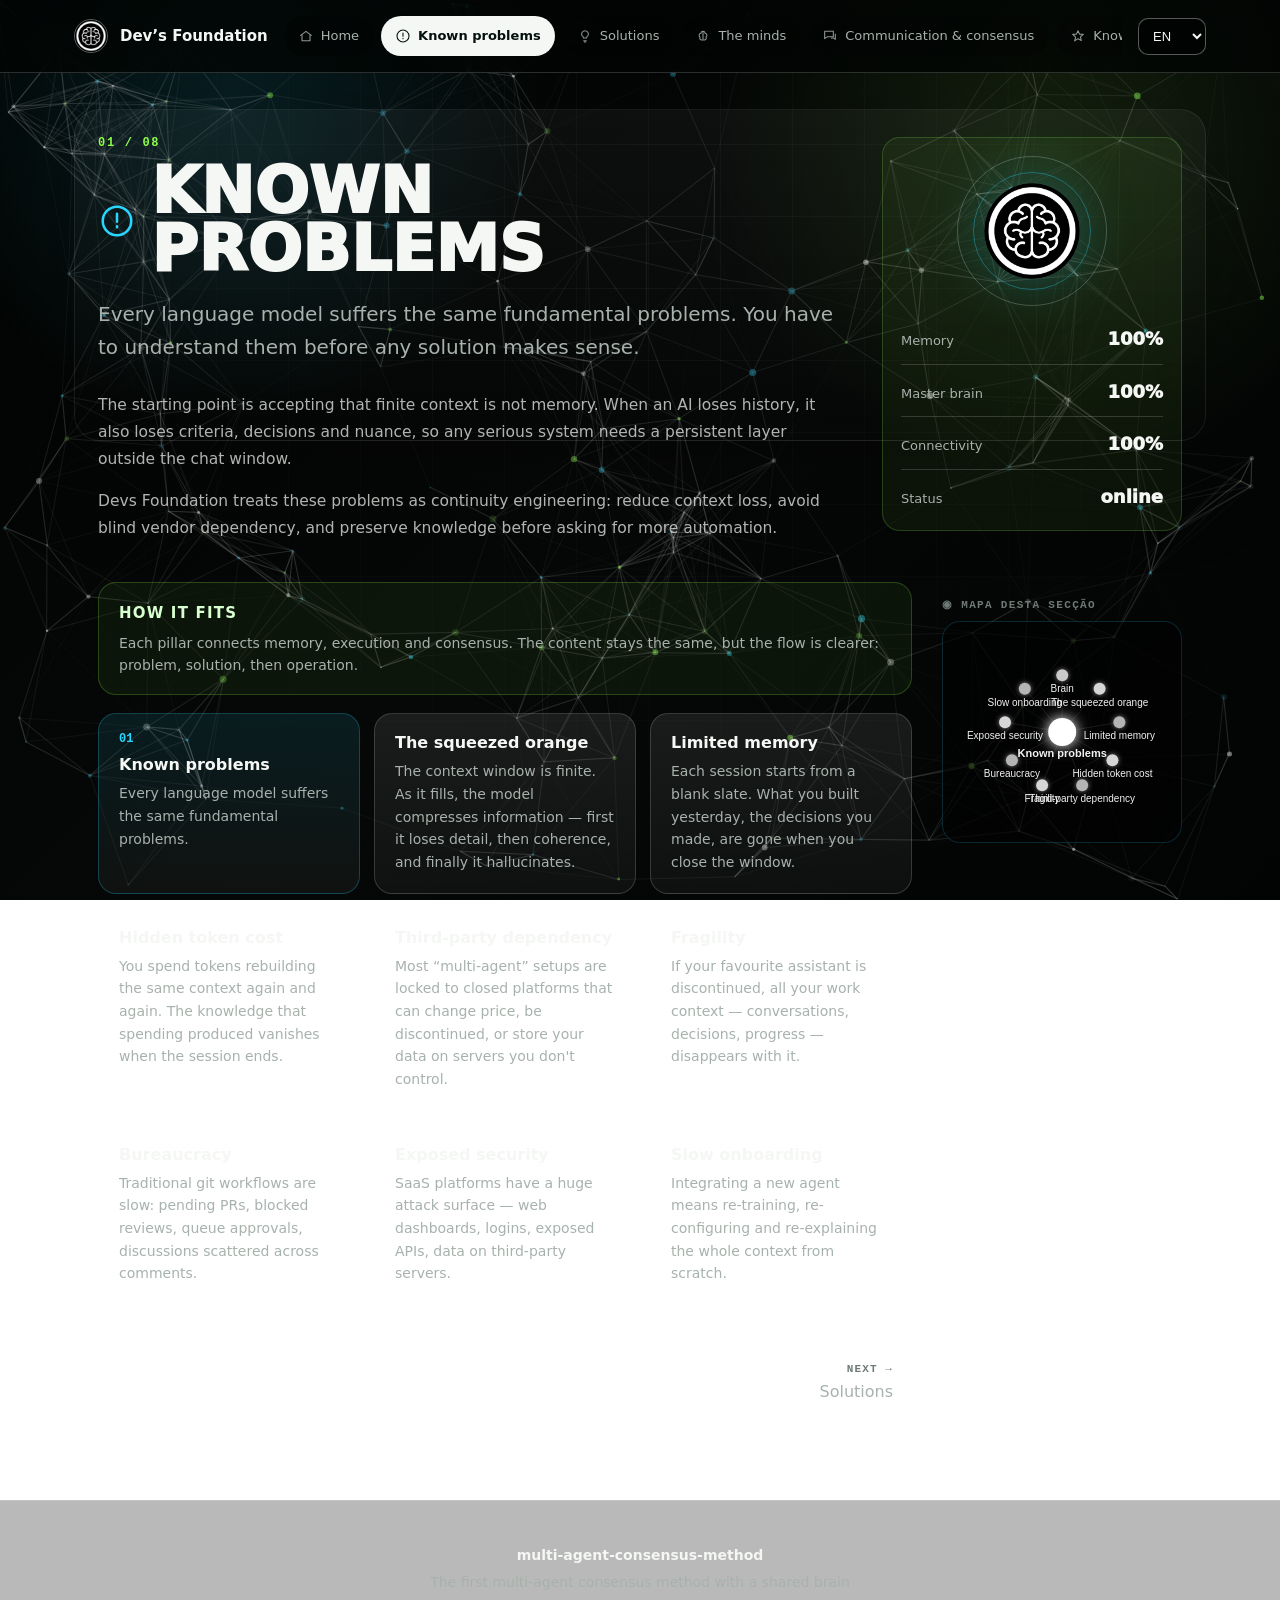
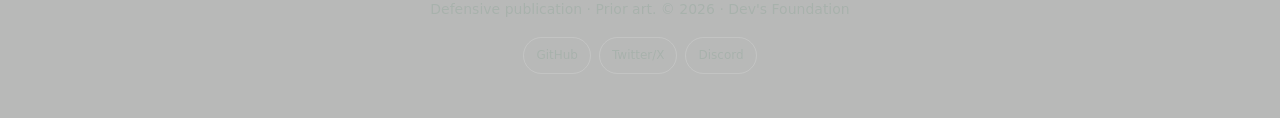
<file: problemas.html>
<!DOCTYPE html>
<html lang="pt" data-theme="dark">
<head>
<meta charset="UTF-8">
<meta name="viewport" content="width=device-width, initial-scale=1.0">
<title>Known problems · Dev's Foundation</title>
<meta name="description" content="The first consensus method with a shared brain across multiple AI models. Independent, end to end. A public-domain method.">
<meta name="keywords" content="multi-agent AI, shared brain, AI consensus, LLM memory, git-based AI memory, vendor-agnostic AI, multi-model consensus, Devs Foundation, Hermes">
<meta name="author" content="Rui Almeida - Dev's Foundation">
<meta name="theme-color" content="#050505">
<link rel="icon" type="image/png" href="assets/logo.png">
<meta property="og:type" content="website">
<meta property="og:site_name" content="Dev's Foundation">
<meta property="og:title" content="Dev's Foundation — the first multi-agent consensus method with a shared brain">
<meta property="og:description" content="The first consensus method with a shared brain across multiple AI models. Independent, end to end. A public-domain method.">
<meta property="og:image" content="https://devs.foundation/assets/grafo-7-dias.png">
<meta property="og:url" content="https://devs.foundation/problemas.html">
<meta name="twitter:card" content="summary_large_image">
<meta name="twitter:title" content="Dev's Foundation — the first multi-agent consensus method with a shared brain">
<meta name="twitter:description" content="The first consensus method with a shared brain across multiple AI models. Independent, end to end. A public-domain method.">
<meta name="twitter:image" content="https://devs.foundation/assets/grafo-7-dias.png">
<meta name="robots" content="index, follow, max-snippet:-1, max-image-preview:large, max-video-preview:-1">
<meta name="googlebot" content="index, follow, max-snippet:-1, max-image-preview:large, max-video-preview:-1">
<meta name="bingbot" content="index, follow, max-snippet:-1, max-image-preview:large, max-video-preview:-1">
<meta name="referrer" content="strict-origin-when-cross-origin">
<meta name="application-name" content="Dev's Foundation">
<meta name="creator" content="Rui Almeida">
<meta name="publisher" content="Dev's Foundation">
<meta name="language" content="Portuguese, English, Spanish, French, German, Chinese">
<meta name="classification" content="Artificial Intelligence, Multi-Agent Systems, AI Memory, Consensus Method, Defensive Publication">
<meta name="subject" content="The first multi-agent consensus method with a shared brain">
<meta name="rating" content="general">
<link rel="canonical" href="https://devs.foundation/problemas.html">
<link rel="author" href="https://github.com/Devs-Foundation">
<link rel="me" href="https://x.com/DevsFoundation">
<meta property="og:locale" content="pt_PT">
<meta property="og:locale:alternate" content="en_US">
<meta property="og:locale:alternate" content="es_ES">
<meta property="og:locale:alternate" content="fr_FR">
<meta property="og:locale:alternate" content="de_DE">
<meta property="article:author" content="Rui Almeida">
<meta property="article:publisher" content="Dev's Foundation">
<meta name="twitter:site" content="@DevsFoundation">
<meta name="twitter:creator" content="@DevsFoundation">
<script type="application/ld+json">
{
  "@context": "https://schema.org",
  "@type": "WebPage",
  "name": "Dev's Foundation — Multi-Agent Consensus Method",
  "url": "https://devs.foundation/problemas.html",
  "isPartOf": {
    "@type": "WebSite",
    "name": "Dev's Foundation",
    "url": "https://devs.foundation/"
  },
  "publisher": {
    "@type": "Organization",
    "name": "Dev's Foundation",
    "url": "https://devs.foundation/",
    "sameAs": [
      "https://github.com/Devs-Foundation",
      "https://github.com/Devs-Foundation/multi-agent-consensus-method",
      "https://x.com/DevsFoundation",
      "https://discord.gg/BrtXNDwsX"
    ]
  },
  "about": ["multi-agent AI", "shared brain", "AI memory", "AI consensus", "git-based AI memory", "vendor-agnostic AI"],
  "inLanguage": ["pt", "en", "es", "fr", "de", "zh"]
}
</script>
<link rel="stylesheet" href="style.css">
<link rel="sitemap" type="application/xml" href="/sitemap.xml">
</head>
<body data-page="problems">
<div id="particles-js"></div>
<div id="hdr"></div>
<main id="main" class="wrap"></main>
<div id="ftr"></div>
<script src="js/particles.js"></script>
<script src="app.js?v=2"></script>
</body>
</html>
</file>
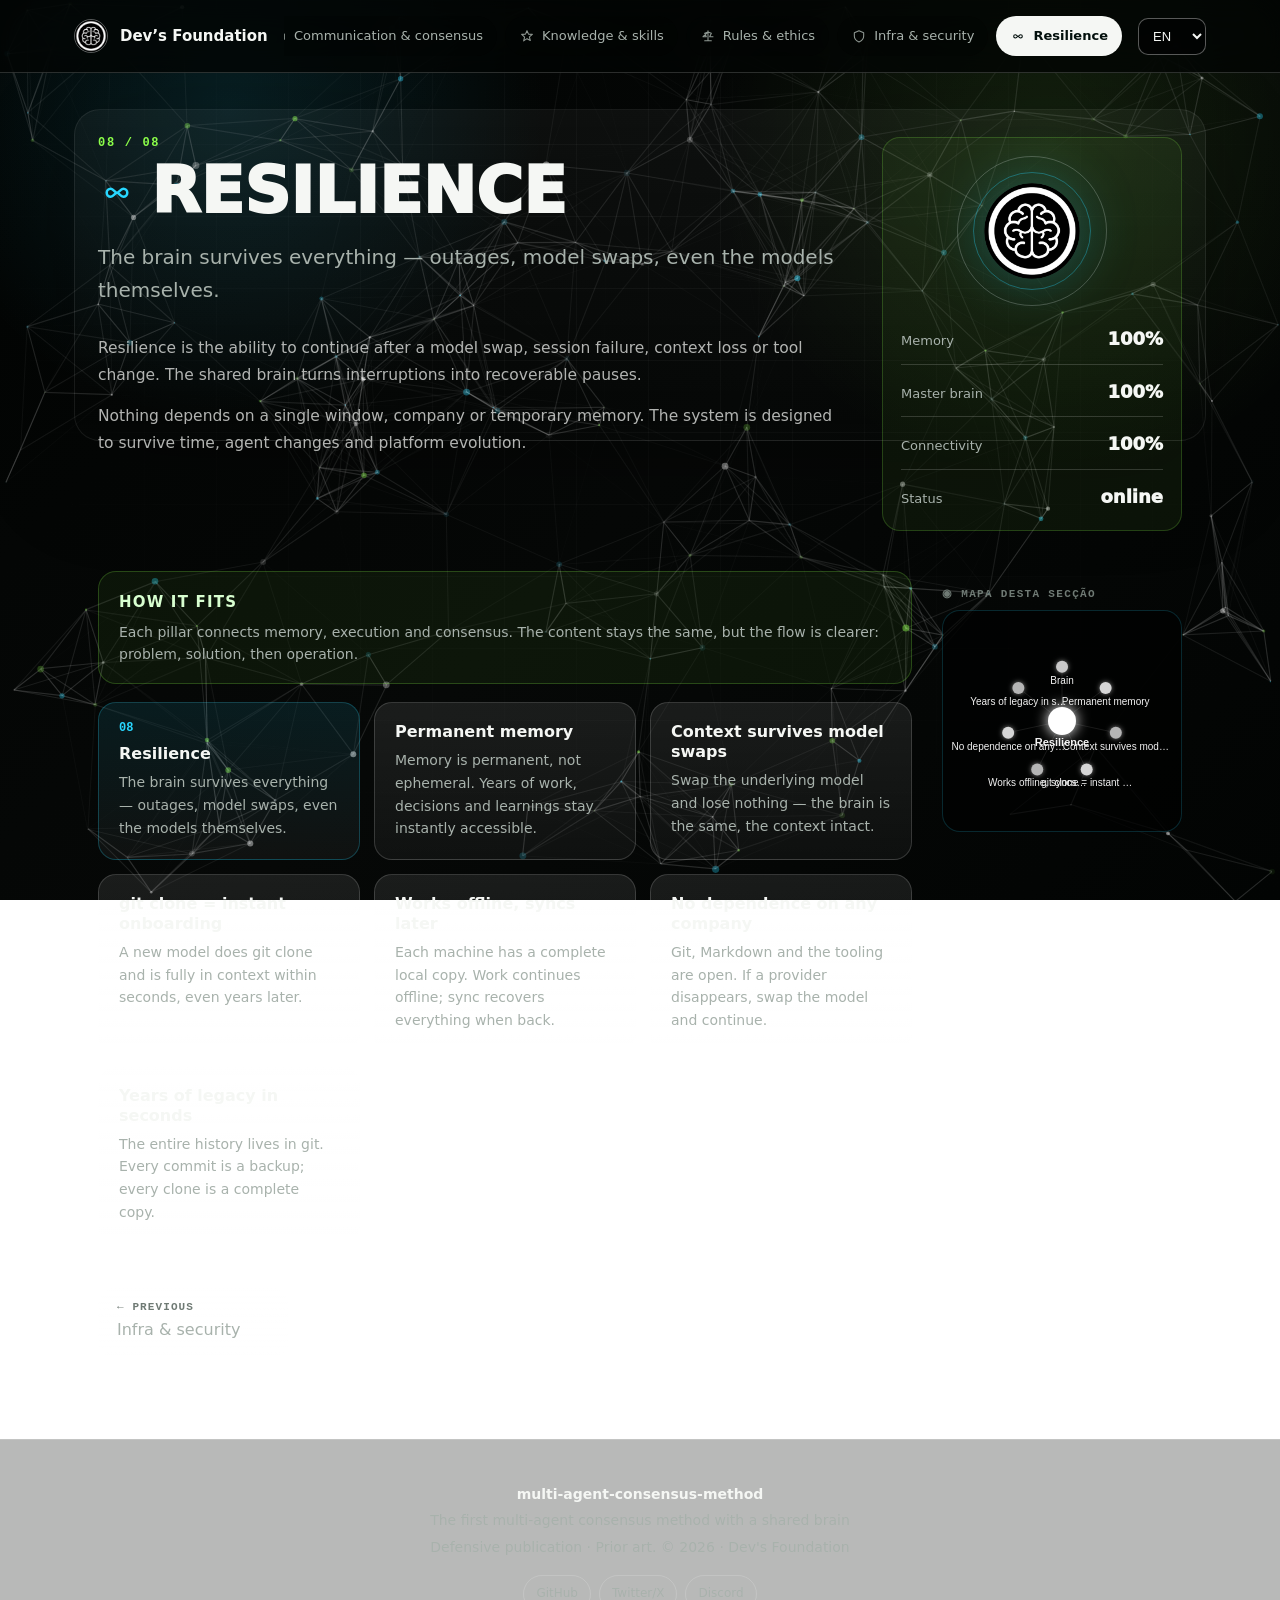
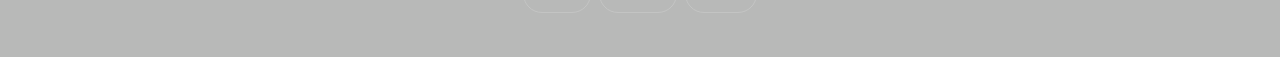
<file: resiliencia.html>
<!DOCTYPE html>
<html lang="pt" data-theme="dark">
<head>
<meta charset="UTF-8">
<meta name="viewport" content="width=device-width, initial-scale=1.0">
<title>Resilience · Dev's Foundation</title>
<meta name="description" content="The first consensus method with a shared brain across multiple AI models. Independent, end to end. A public-domain method.">
<meta name="keywords" content="multi-agent AI, shared brain, AI consensus, LLM memory, git-based AI memory, vendor-agnostic AI, multi-model consensus, Devs Foundation, Hermes">
<meta name="author" content="Rui Almeida - Dev's Foundation">
<meta name="theme-color" content="#050505">
<link rel="icon" type="image/png" href="assets/logo.png">
<meta property="og:type" content="website">
<meta property="og:site_name" content="Dev's Foundation">
<meta property="og:title" content="Dev's Foundation — the first multi-agent consensus method with a shared brain">
<meta property="og:description" content="The first consensus method with a shared brain across multiple AI models. Independent, end to end. A public-domain method.">
<meta property="og:image" content="https://devs.foundation/assets/grafo-7-dias.png">
<meta property="og:url" content="https://devs.foundation/resiliencia.html">
<meta name="twitter:card" content="summary_large_image">
<meta name="twitter:title" content="Dev's Foundation — the first multi-agent consensus method with a shared brain">
<meta name="twitter:description" content="The first consensus method with a shared brain across multiple AI models. Independent, end to end. A public-domain method.">
<meta name="twitter:image" content="https://devs.foundation/assets/grafo-7-dias.png">
<meta name="robots" content="index, follow, max-snippet:-1, max-image-preview:large, max-video-preview:-1">
<meta name="googlebot" content="index, follow, max-snippet:-1, max-image-preview:large, max-video-preview:-1">
<meta name="bingbot" content="index, follow, max-snippet:-1, max-image-preview:large, max-video-preview:-1">
<meta name="referrer" content="strict-origin-when-cross-origin">
<meta name="application-name" content="Dev's Foundation">
<meta name="creator" content="Rui Almeida">
<meta name="publisher" content="Dev's Foundation">
<meta name="language" content="Portuguese, English, Spanish, French, German, Chinese">
<meta name="classification" content="Artificial Intelligence, Multi-Agent Systems, AI Memory, Consensus Method, Defensive Publication">
<meta name="subject" content="The first multi-agent consensus method with a shared brain">
<meta name="rating" content="general">
<link rel="canonical" href="https://devs.foundation/resiliencia.html">
<link rel="author" href="https://github.com/Devs-Foundation">
<link rel="me" href="https://x.com/DevsFoundation">
<meta property="og:locale" content="pt_PT">
<meta property="og:locale:alternate" content="en_US">
<meta property="og:locale:alternate" content="es_ES">
<meta property="og:locale:alternate" content="fr_FR">
<meta property="og:locale:alternate" content="de_DE">
<meta property="article:author" content="Rui Almeida">
<meta property="article:publisher" content="Dev's Foundation">
<meta name="twitter:site" content="@DevsFoundation">
<meta name="twitter:creator" content="@DevsFoundation">
<script type="application/ld+json">
{
  "@context": "https://schema.org",
  "@type": "WebPage",
  "name": "Dev's Foundation — Multi-Agent Consensus Method",
  "url": "https://devs.foundation/resiliencia.html",
  "isPartOf": {
    "@type": "WebSite",
    "name": "Dev's Foundation",
    "url": "https://devs.foundation/"
  },
  "publisher": {
    "@type": "Organization",
    "name": "Dev's Foundation",
    "url": "https://devs.foundation/",
    "sameAs": [
      "https://github.com/Devs-Foundation",
      "https://github.com/Devs-Foundation/multi-agent-consensus-method",
      "https://x.com/DevsFoundation",
      "https://discord.gg/BrtXNDwsX"
    ]
  },
  "about": ["multi-agent AI", "shared brain", "AI memory", "AI consensus", "git-based AI memory", "vendor-agnostic AI"],
  "inLanguage": ["pt", "en", "es", "fr", "de", "zh"]
}
</script>
<link rel="stylesheet" href="style.css">
<link rel="sitemap" type="application/xml" href="/sitemap.xml">
</head>
<body data-page="resilience">
<div id="particles-js"></div>
<div id="hdr"></div>
<main id="main" class="wrap"></main>
<div id="ftr"></div>
<script src="js/particles.js"></script>
<script src="app.js?v=2"></script>
</body>
</html>
</file>
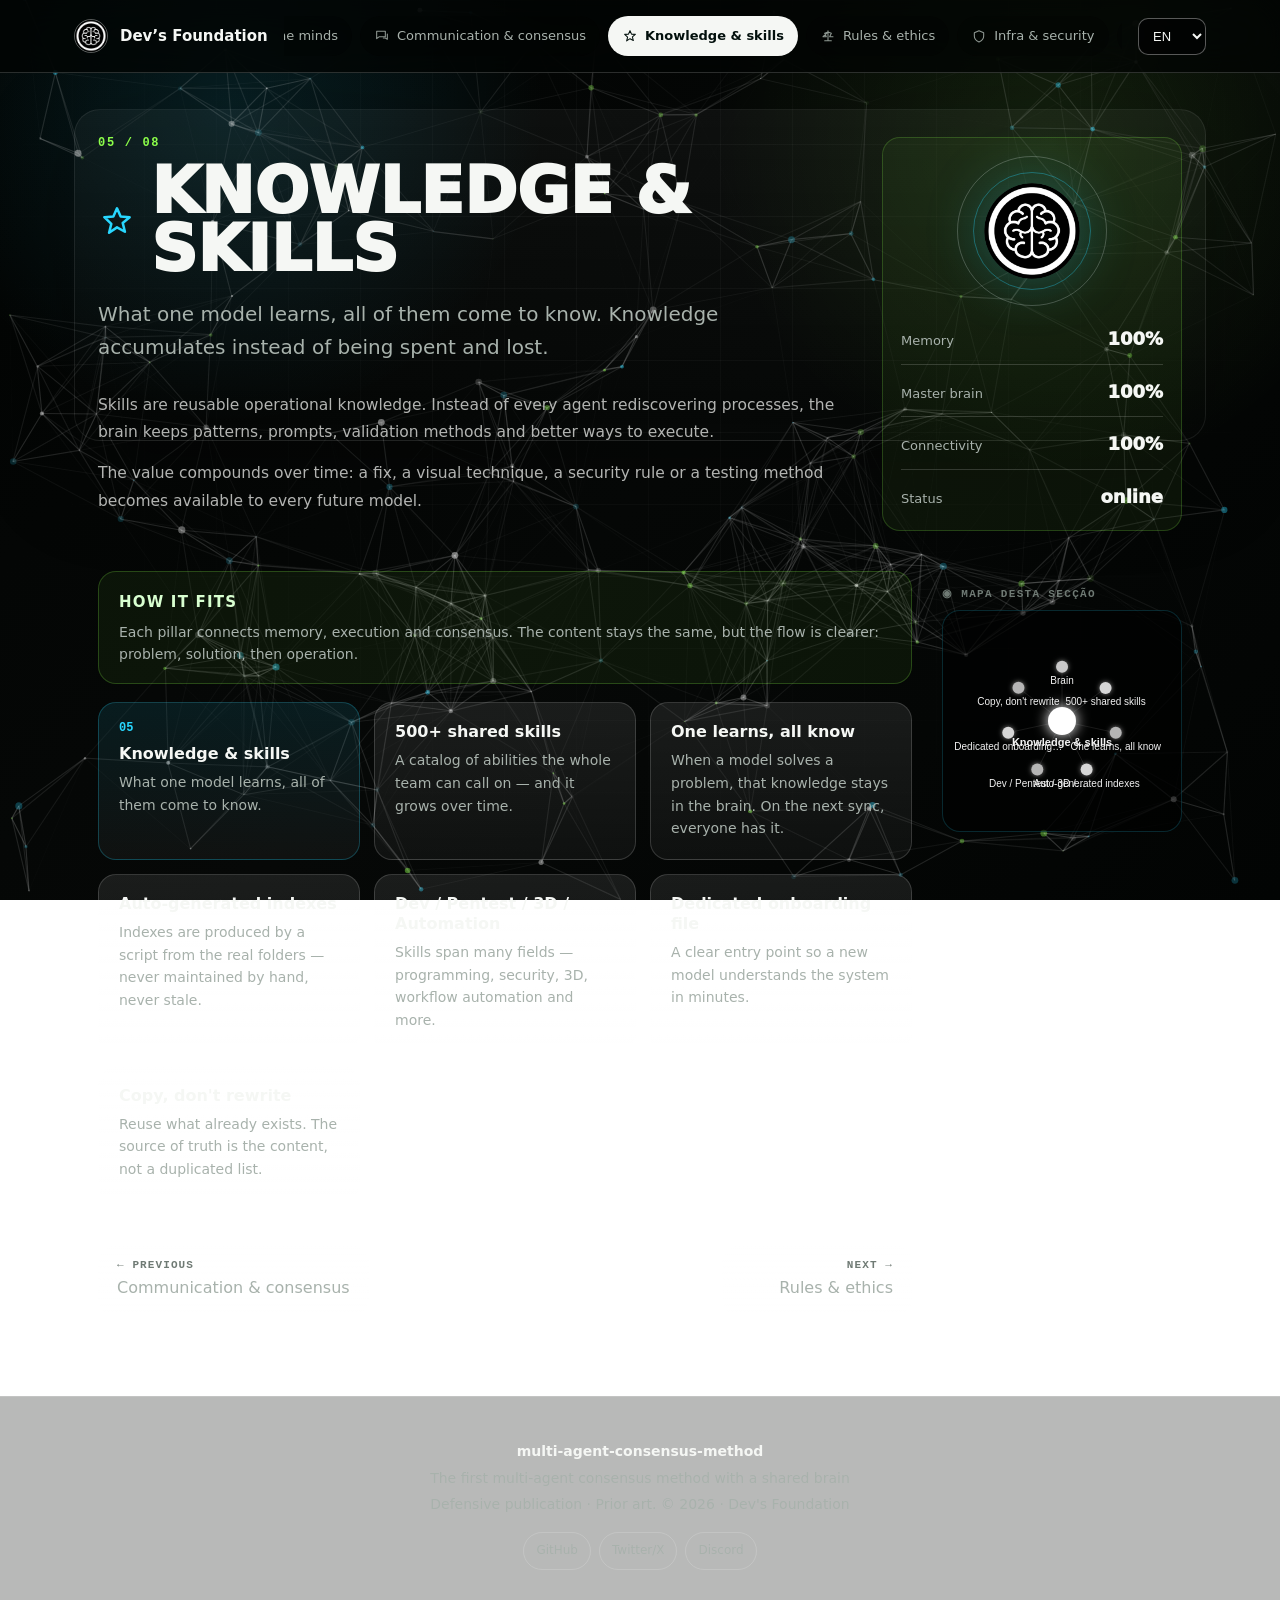
<file: skills.html>
<!DOCTYPE html>
<html lang="pt" data-theme="dark">
<head>
<meta charset="UTF-8">
<meta name="viewport" content="width=device-width, initial-scale=1.0">
<title>Knowledge & skills · Dev's Foundation</title>
<meta name="description" content="The first consensus method with a shared brain across multiple AI models. Independent, end to end. A public-domain method.">
<meta name="keywords" content="multi-agent AI, shared brain, AI consensus, LLM memory, git-based AI memory, vendor-agnostic AI, multi-model consensus, Devs Foundation, Hermes">
<meta name="author" content="Rui Almeida - Dev's Foundation">
<meta name="theme-color" content="#050505">
<link rel="icon" type="image/png" href="assets/logo.png">
<meta property="og:type" content="website">
<meta property="og:site_name" content="Dev's Foundation">
<meta property="og:title" content="Dev's Foundation — the first multi-agent consensus method with a shared brain">
<meta property="og:description" content="The first consensus method with a shared brain across multiple AI models. Independent, end to end. A public-domain method.">
<meta property="og:image" content="https://devs.foundation/assets/grafo-7-dias.png">
<meta property="og:url" content="https://devs.foundation/skills.html">
<meta name="twitter:card" content="summary_large_image">
<meta name="twitter:title" content="Dev's Foundation — the first multi-agent consensus method with a shared brain">
<meta name="twitter:description" content="The first consensus method with a shared brain across multiple AI models. Independent, end to end. A public-domain method.">
<meta name="twitter:image" content="https://devs.foundation/assets/grafo-7-dias.png">
<meta name="robots" content="index, follow, max-snippet:-1, max-image-preview:large, max-video-preview:-1">
<meta name="googlebot" content="index, follow, max-snippet:-1, max-image-preview:large, max-video-preview:-1">
<meta name="bingbot" content="index, follow, max-snippet:-1, max-image-preview:large, max-video-preview:-1">
<meta name="referrer" content="strict-origin-when-cross-origin">
<meta name="application-name" content="Dev's Foundation">
<meta name="creator" content="Rui Almeida">
<meta name="publisher" content="Dev's Foundation">
<meta name="language" content="Portuguese, English, Spanish, French, German, Chinese">
<meta name="classification" content="Artificial Intelligence, Multi-Agent Systems, AI Memory, Consensus Method, Defensive Publication">
<meta name="subject" content="The first multi-agent consensus method with a shared brain">
<meta name="rating" content="general">
<link rel="canonical" href="https://devs.foundation/skills.html">
<link rel="author" href="https://github.com/Devs-Foundation">
<link rel="me" href="https://x.com/DevsFoundation">
<meta property="og:locale" content="pt_PT">
<meta property="og:locale:alternate" content="en_US">
<meta property="og:locale:alternate" content="es_ES">
<meta property="og:locale:alternate" content="fr_FR">
<meta property="og:locale:alternate" content="de_DE">
<meta property="article:author" content="Rui Almeida">
<meta property="article:publisher" content="Dev's Foundation">
<meta name="twitter:site" content="@DevsFoundation">
<meta name="twitter:creator" content="@DevsFoundation">
<script type="application/ld+json">
{
  "@context": "https://schema.org",
  "@type": "WebPage",
  "name": "Dev's Foundation — Multi-Agent Consensus Method",
  "url": "https://devs.foundation/skills.html",
  "isPartOf": {
    "@type": "WebSite",
    "name": "Dev's Foundation",
    "url": "https://devs.foundation/"
  },
  "publisher": {
    "@type": "Organization",
    "name": "Dev's Foundation",
    "url": "https://devs.foundation/",
    "sameAs": [
      "https://github.com/Devs-Foundation",
      "https://github.com/Devs-Foundation/multi-agent-consensus-method",
      "https://x.com/DevsFoundation",
      "https://discord.gg/BrtXNDwsX"
    ]
  },
  "about": ["multi-agent AI", "shared brain", "AI memory", "AI consensus", "git-based AI memory", "vendor-agnostic AI"],
  "inLanguage": ["pt", "en", "es", "fr", "de", "zh"]
}
</script>
<link rel="stylesheet" href="style.css">
<link rel="sitemap" type="application/xml" href="/sitemap.xml">
</head>
<body data-page="skills">
<div id="particles-js"></div>
<div id="hdr"></div>
<main id="main" class="wrap"></main>
<div id="ftr"></div>
<script src="js/particles.js"></script>
<script src="app.js?v=2"></script>
</body>
</html>
</file>
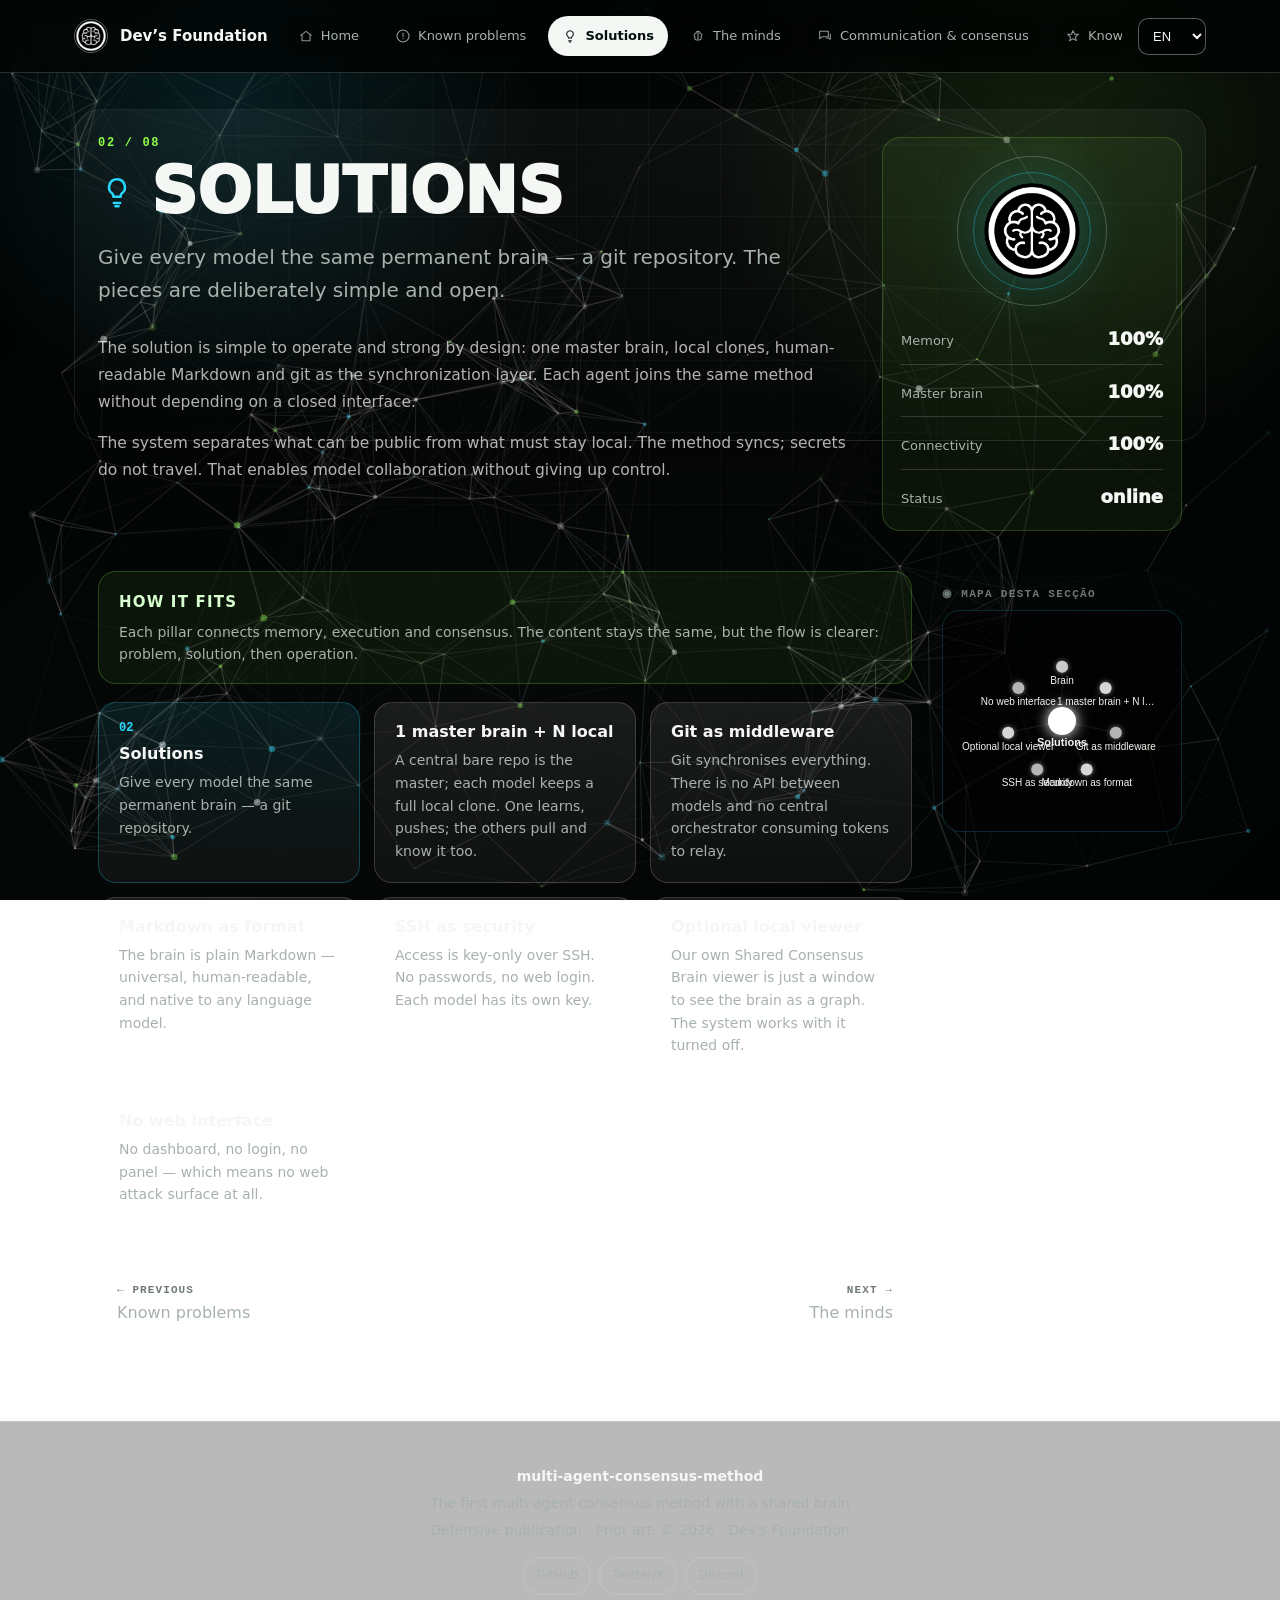
<file: solucoes.html>
<!DOCTYPE html>
<html lang="pt" data-theme="dark">
<head>
<meta charset="UTF-8">
<meta name="viewport" content="width=device-width, initial-scale=1.0">
<title>Solutions · Dev's Foundation</title>
<meta name="description" content="The first consensus method with a shared brain across multiple AI models. Independent, end to end. A public-domain method.">
<meta name="keywords" content="multi-agent AI, shared brain, AI consensus, LLM memory, git-based AI memory, vendor-agnostic AI, multi-model consensus, Devs Foundation, Hermes">
<meta name="author" content="Rui Almeida - Dev's Foundation">
<meta name="theme-color" content="#050505">
<link rel="icon" type="image/png" href="assets/logo.png">
<meta property="og:type" content="website">
<meta property="og:site_name" content="Dev's Foundation">
<meta property="og:title" content="Dev's Foundation — the first multi-agent consensus method with a shared brain">
<meta property="og:description" content="The first consensus method with a shared brain across multiple AI models. Independent, end to end. A public-domain method.">
<meta property="og:image" content="https://devs.foundation/assets/grafo-7-dias.png">
<meta property="og:url" content="https://devs.foundation/solucoes.html">
<meta name="twitter:card" content="summary_large_image">
<meta name="twitter:title" content="Dev's Foundation — the first multi-agent consensus method with a shared brain">
<meta name="twitter:description" content="The first consensus method with a shared brain across multiple AI models. Independent, end to end. A public-domain method.">
<meta name="twitter:image" content="https://devs.foundation/assets/grafo-7-dias.png">
<meta name="robots" content="index, follow, max-snippet:-1, max-image-preview:large, max-video-preview:-1">
<meta name="googlebot" content="index, follow, max-snippet:-1, max-image-preview:large, max-video-preview:-1">
<meta name="bingbot" content="index, follow, max-snippet:-1, max-image-preview:large, max-video-preview:-1">
<meta name="referrer" content="strict-origin-when-cross-origin">
<meta name="application-name" content="Dev's Foundation">
<meta name="creator" content="Rui Almeida">
<meta name="publisher" content="Dev's Foundation">
<meta name="language" content="Portuguese, English, Spanish, French, German, Chinese">
<meta name="classification" content="Artificial Intelligence, Multi-Agent Systems, AI Memory, Consensus Method, Defensive Publication">
<meta name="subject" content="The first multi-agent consensus method with a shared brain">
<meta name="rating" content="general">
<link rel="canonical" href="https://devs.foundation/solucoes.html">
<link rel="author" href="https://github.com/Devs-Foundation">
<link rel="me" href="https://x.com/DevsFoundation">
<meta property="og:locale" content="pt_PT">
<meta property="og:locale:alternate" content="en_US">
<meta property="og:locale:alternate" content="es_ES">
<meta property="og:locale:alternate" content="fr_FR">
<meta property="og:locale:alternate" content="de_DE">
<meta property="article:author" content="Rui Almeida">
<meta property="article:publisher" content="Dev's Foundation">
<meta name="twitter:site" content="@DevsFoundation">
<meta name="twitter:creator" content="@DevsFoundation">
<script type="application/ld+json">
{
  "@context": "https://schema.org",
  "@type": "WebPage",
  "name": "Dev's Foundation — Multi-Agent Consensus Method",
  "url": "https://devs.foundation/solucoes.html",
  "isPartOf": {
    "@type": "WebSite",
    "name": "Dev's Foundation",
    "url": "https://devs.foundation/"
  },
  "publisher": {
    "@type": "Organization",
    "name": "Dev's Foundation",
    "url": "https://devs.foundation/",
    "sameAs": [
      "https://github.com/Devs-Foundation",
      "https://github.com/Devs-Foundation/multi-agent-consensus-method",
      "https://x.com/DevsFoundation",
      "https://discord.gg/BrtXNDwsX"
    ]
  },
  "about": ["multi-agent AI", "shared brain", "AI memory", "AI consensus", "git-based AI memory", "vendor-agnostic AI"],
  "inLanguage": ["pt", "en", "es", "fr", "de", "zh"]
}
</script>
<link rel="stylesheet" href="style.css">
<link rel="sitemap" type="application/xml" href="/sitemap.xml">
</head>
<body data-page="solution">
<div id="particles-js"></div>
<div id="hdr"></div>
<main id="main" class="wrap"></main>
<div id="ftr"></div>
<script src="js/particles.js"></script>
<script src="app.js?v=2"></script>
</body>
</html>
</file>
<file: style.css>
:root{
  --bg:#020403;--ink:#f5f7f4;--muted:#a8b2ac;--dim:#6f7a74;
  --line:rgba(255,255,255,.16);--line2:rgba(255,255,255,.34);
  --cyan:#28d7ff;--lime:#8cff4a;--amber:#f4c548;--coral:#ff5d4d;
  --max:1180px;--radius:18px
}
*{box-sizing:border-box;margin:0;padding:0}
html{scroll-behavior:smooth}
body{
  min-height:100vh;overflow-x:hidden;
  background:radial-gradient(circle at 18% 12%,rgba(40,215,255,.12),transparent 24%),radial-gradient(circle at 82% 16%,rgba(140,255,74,.10),transparent 26%),linear-gradient(135deg,#020403 0%,#060807 52%,#020403 100%);
  background-attachment:fixed;color:var(--ink);
  font-family:Inter,ui-sans-serif,system-ui,-apple-system,BlinkMacSystemFont,"Segoe UI",Arial,sans-serif;
  line-height:1.65;-webkit-font-smoothing:antialiased
}
body:before{
  content:"";position:fixed;inset:0;z-index:-1;
  background:linear-gradient(rgba(255,255,255,.045) 1px,transparent 1px),linear-gradient(90deg,rgba(255,255,255,.035) 1px,transparent 1px);
  background-size:72px 72px;mask-image:radial-gradient(circle at 50% 26%,black 0%,transparent 78%);pointer-events:none
}
#particles-js{position:fixed;inset:0;z-index:-1;pointer-events:none;opacity:1}
a{color:inherit;text-decoration:none}
.wrap{max-width:var(--max);margin:0 auto;padding:0 24px}

header{position:sticky;top:0;z-index:60;border-bottom:1px solid var(--line);background:rgba(2,4,3,.78);backdrop-filter:blur(18px)}
.hbar{display:flex;align-items:center;gap:16px;min-height:72px}
.logo{display:flex;align-items:center;gap:12px;font-weight:850;font-size:15px;white-space:nowrap}
.logo img{width:34px!important;height:34px!important;border-radius:50%;border:1px solid var(--line2)}
.tabs{display:flex;align-items:center;gap:8px;overflow-x:auto;scrollbar-width:none;flex:1;-ms-overflow-style:none}
.tabs::-webkit-scrollbar{display:none}
.tab{min-height:40px;display:flex;align-items:center;gap:7px;color:var(--muted);font-size:13px;padding:0 13px;border-radius:999px;white-space:nowrap;border:1px solid transparent;background:rgba(2,4,3,.36);transition:background .18s ease,color .18s ease,border-color .18s ease,transform .18s ease}
.tab svg{width:16px;height:16px;flex:0 0 auto;opacity:.85}
.tab:hover{color:var(--ink);border-color:var(--line);background:rgba(255,255,255,.065);transform:translateY(-1px)}
.tab.active{color:#03100d;background:var(--ink);font-weight:850}
.tab.active svg{opacity:1}
.hctrl{display:flex;align-items:center;gap:8px}
select{background:rgba(2,4,3,.68);color:var(--ink);border:1px solid var(--line2);border-radius:10px;padding:9px 10px;font-size:13px;cursor:pointer}

.hero{padding:72px 0 28px}
.hero .wrap,.page>.wrap{position:relative}
.hero .wrap:before,.page>.wrap:before{
  content:"";position:absolute;inset:-28px 0 auto;min-height:380px;z-index:-1;
  border:1px solid rgba(255,255,255,.08);border-radius:26px;
  background:linear-gradient(180deg,rgba(255,255,255,.04),rgba(255,255,255,0));
  box-shadow:0 30px 100px rgba(0,0,0,.28)
}
.home-grid{display:grid;grid-template-columns:minmax(0,1fr) 340px;gap:42px;align-items:center;text-align:left;margin-bottom:42px}
.mainstage{text-align:left}
.kicker{display:inline-flex;align-items:center;gap:10px;min-height:34px;border:1px solid rgba(40,215,255,.32);color:#bdf3ff;background:rgba(40,215,255,.08);border-radius:999px;padding:0 13px;font-size:12px;font-weight:850;text-transform:uppercase;letter-spacing:.12em}
.pulse{width:8px;height:8px;border-radius:50%;background:var(--lime);box-shadow:0 0 18px var(--lime)}
.hero h1,.pghead h1{font-weight:950;line-height:.9;letter-spacing:0;text-transform:uppercase}
.hero h1{margin-top:24px;max-width:820px;font-size:clamp(46px,8vw,104px)}
.hero h1 span,.pghead h1 span{display:block;color:transparent;-webkit-text-stroke:1px rgba(245,247,244,.75)}
.tagline{color:#d9f8ef;font-size:clamp(17px,2.3vw,22px);margin:20px 0 0;max-width:720px}
.intro{color:var(--muted);font-size:clamp(15px,1.8vw,19px);margin:12px 0 0;max-width:760px}
.cta{display:inline-flex;align-items:center;gap:8px;margin-top:28px;background:var(--cyan);color:#011014;font-weight:900;font-size:14px;padding:13px 22px;border-radius:10px;transition:transform .18s ease,box-shadow .18s ease;box-shadow:0 18px 46px rgba(40,215,255,.16)}
.cta:hover{transform:translateY(-2px);box-shadow:0 22px 60px rgba(40,215,255,.24)}

.identity,.sidebrand{border:1px solid var(--line);border-radius:18px;padding:22px;background:linear-gradient(180deg,rgba(255,255,255,.07),rgba(255,255,255,.025));box-shadow:0 24px 80px rgba(0,0,0,.34),0 0 42px rgba(40,215,255,.08) inset}
.logo-orbit{position:relative;width:210px;aspect-ratio:1;margin:0 auto 22px;display:grid;place-items:center}
.logo-orbit.small{width:150px;margin-bottom:18px}
.logo-orbit:before,.logo-orbit:after{content:"";position:absolute;inset:0;border-radius:50%;border:1px solid rgba(255,255,255,.22);animation:spin 18s linear infinite}
.logo-orbit:after{inset:16px;border-color:rgba(40,215,255,.34);animation-duration:11s;animation-direction:reverse}
.logo-orbit img{position:relative;z-index:1;border-radius:50%;filter:drop-shadow(0 0 28px rgba(40,215,255,.28))}
@keyframes spin{to{transform:rotate(360deg)}}
.metrics,.status-panel,.topic-status{display:grid;gap:10px}
.metric,.status-row{display:flex;justify-content:space-between;align-items:baseline;gap:18px;border-top:1px solid var(--line);padding-top:12px;font-size:13px;color:var(--muted)}
.metric:first-child,.status-row:first-child{border-top:0;padding-top:0}
.metric strong,.status-row strong{color:var(--ink);font-size:18px;font-weight:950}

.system-strip{display:grid;grid-template-columns:repeat(4,1fr);gap:10px;margin:30px 0 0;max-width:880px}
.signal{border:1px solid var(--line);background:linear-gradient(180deg,rgba(255,255,255,.085),rgba(255,255,255,.045));border-radius:14px;padding:13px 15px;text-align:left}
.signal span{display:block;color:var(--dim);font:850 11px/1 ui-monospace,SFMono-Regular,Consolas,"Liberation Mono",monospace;text-transform:uppercase;letter-spacing:.12em}
.signal strong{display:block;color:var(--ink);font-size:16px;margin-top:7px}

.graphbox{margin:42px auto 0;position:relative;background:rgba(0,0,0,.56);border:1px solid rgba(40,215,255,.22);border-radius:22px;overflow:hidden;box-shadow:0 26px 90px rgba(0,0,0,.38),0 0 0 1px rgba(255,255,255,.03) inset}
#graph{display:block;width:100%;height:520px;cursor:grab}
#graph:active{cursor:grabbing}
.ghint,.gic{position:absolute;color:rgba(245,247,244,.46);font:850 11px/1.3 ui-monospace,SFMono-Regular,Consolas,"Liberation Mono",monospace;pointer-events:none}
.ghint{left:16px;bottom:14px}
.gic{right:16px;top:14px;letter-spacing:.08em;text-transform:uppercase}
.media-grid{display:grid;grid-template-columns:repeat(3,minmax(0,1fr));gap:14px;margin-top:42px;align-items:stretch}
.media-card{margin:0!important;height:420px;min-height:0;width:100%;max-width:none}
.media-card.graphbox{margin:0!important;padding:12px;display:flex;flex-direction:column;justify-content:space-between}
.media-card #graph{height:calc(100% - 42px);width:100%;aspect-ratio:auto;border-radius:16px}

.mapwrap{margin:54px auto 0;max-width:980px;text-align:center}
.media-card.mapwrap{display:flex;flex-direction:column;justify-content:space-between;background:rgba(0,0,0,.40);border:1px solid rgba(40,215,255,.18);border-radius:22px;padding:12px;box-shadow:0 26px 90px rgba(0,0,0,.22)}
.mapwrap img{width:100%;border-radius:22px;border:1px solid var(--line);display:block;box-shadow:0 24px 80px rgba(0,0,0,.34)}
.open-img{display:block;height:calc(100% - 56px);min-height:0}
.media-card.mapwrap img{height:100%;object-fit:contain;border-radius:16px;box-shadow:none;background:rgba(255,255,255,.045)}
.cap{color:var(--dim);font-size:13px;margin-top:12px;font-style:italic}
.tabcards{display:grid;grid-template-columns:repeat(auto-fit,minmax(260px,1fr));gap:14px;margin:54px 0 12px}
.tcard,.item,.topic-note,.pn{background:linear-gradient(180deg,rgba(255,255,255,.085),rgba(255,255,255,.045));border:1px solid var(--line);border-radius:18px}
.tcard{display:block;min-height:184px;padding:20px;transition:transform .18s ease,border-color .18s ease,background .18s ease}
.tcard:hover,.pn:hover{border-color:var(--line2);background:rgba(255,255,255,.09);transform:translateY(-3px)}
.tcard .ic{width:28px;height:28px;color:var(--lime);margin-bottom:14px}
.tcard:nth-child(2n) .ic{color:var(--cyan)}.tcard:nth-child(3n) .ic{color:var(--amber)}.tcard:nth-child(4n) .ic{color:var(--coral)}
.tcard h3{font-size:17px;font-weight:850;line-height:1.25}
.tcard p{color:var(--muted);font-size:13.5px;margin-top:8px}
.tcard .go{color:var(--dim);font:850 12px/1 ui-monospace,SFMono-Regular,Consolas,"Liberation Mono",monospace;margin-top:18px}

.page{padding:64px 0 22px}
.page>.wrap:before{min-height:330px}
.topic-hero{display:grid;grid-template-columns:minmax(0,1fr) 300px;gap:36px;align-items:start;margin-bottom:40px}
.pghead{display:flex;align-items:center;gap:15px}
.pghead .ic{width:38px;height:38px;color:var(--cyan);flex:0 0 auto}
.pghead h1{font-size:clamp(34px,5.8vw,64px)}
.pgnum{color:var(--lime);font:900 12px/1 ui-monospace,SFMono-Regular,Consolas,"Liberation Mono",monospace;letter-spacing:.14em;text-transform:uppercase;margin-bottom:14px}
.pgintro{color:var(--muted);font-size:clamp(16px,2vw,20px);max-width:900px;margin-top:20px}
.topic-detail{max-width:980px;margin-top:28px;display:grid;gap:14px}
.topic-detail p{color:rgba(245,247,244,.72);font-size:15.5px;line-height:1.75;max-width:880px}
.topic-status,.topic-brain-status{border:1px solid rgba(140,255,74,.20);background:rgba(140,255,74,.055);border-radius:18px;padding:18px}
.topic-brain-status .logo-orbit{margin-bottom:18px}
.pgcols{display:grid;grid-template-columns:1fr;gap:30px;align-items:start}
@media(min-width:1080px){.pgcols{grid-template-columns:minmax(0,1fr) 240px}}
.topic-note{border-color:rgba(140,255,74,.22);background:rgba(140,255,74,.06);padding:18px 20px;margin-bottom:18px}
.topic-note h3{font-size:15px;text-transform:uppercase;letter-spacing:.08em;margin-bottom:6px;color:#d8ffd0}
.topic-note p{color:var(--muted);font-size:14px;line-height:1.6}
.items{display:grid;grid-template-columns:repeat(auto-fit,minmax(260px,1fr));gap:14px}
.item{padding:19px 20px}
.section-summary{border-color:rgba(40,215,255,.24);background:linear-gradient(180deg,rgba(40,215,255,.10),rgba(255,255,255,.045))}
.section-summary span{display:block;color:var(--cyan);font:900 12px/1 ui-monospace,SFMono-Regular,Consolas,"Liberation Mono",monospace;margin-bottom:10px}
.item h4{font-size:16px;font-weight:850;margin-bottom:7px;line-height:1.25}
.item p{color:var(--muted);font-size:14px;line-height:1.62}
.prevnext{display:flex;justify-content:space-between;gap:12px;margin-top:44px;flex-wrap:wrap}
.pn{display:flex;flex-direction:column;gap:4px;color:var(--muted);padding:14px 18px;transition:transform .18s ease,border-color .18s ease,color .18s ease;min-width:190px}
.pn .lbl{font:900 11px/1 ui-monospace,SFMono-Regular,Consolas,"Liberation Mono",monospace;color:var(--dim);text-transform:uppercase;letter-spacing:.1em}
.pn.next{text-align:right;align-items:flex-end}
.pggraph .mglabel{color:var(--dim);font:900 11px/1 ui-monospace,SFMono-Regular,Consolas,"Liberation Mono",monospace;letter-spacing:.12em;text-transform:uppercase;margin:18px 0 10px}
.pggraph .mg{background:rgba(0,0,0,.58);border:1px solid rgba(40,215,255,.18);border-radius:18px;overflow:hidden}
.pggraph canvas{display:block;width:100%;aspect-ratio:1/1;height:auto;max-height:220px;cursor:grab}
@media(min-width:1080px){.pggraph{position:sticky;top:92px}}

footer{border-top:1px solid var(--line);padding:44px 0;text-align:center;margin-top:58px;background:rgba(2,4,3,.28)}
footer .src{display:inline-flex;align-items:center;gap:8px;color:var(--ink);font-size:14px;border:1px solid var(--line2);border-radius:999px;padding:10px 16px;transition:border-color .18s ease,transform .18s ease}
footer .src:hover{border-color:var(--cyan);transform:translateY(-2px)}
.footer-claim{display:grid;gap:5px;justify-items:center;color:var(--muted);font-size:14px;line-height:1.55;max-width:980px;margin:0 auto}
.footer-claim a,.footer a{color:var(--ink);font-weight:850;text-decoration:none}
.footer-claim a:hover,.footer a:hover{color:var(--cyan)}
.footer-claim span{display:block}
footer .note{font-style:italic;color:var(--dim);max-width:560px;margin:18px auto 0;font-size:14px}
footer .ml{color:var(--dim);font-size:12px;margin-top:12px}
.socials{display:flex;justify-content:center;gap:8px;flex-wrap:wrap;margin-top:16px}
.socials a{color:var(--muted);border:1px solid var(--line);border-radius:999px;padding:8px 12px;font-size:12px;transition:border-color .18s ease,color .18s ease}
.socials a:hover{color:var(--ink);border-color:var(--line2)}

@media(max-width:980px){
  .home-grid,.topic-hero{grid-template-columns:1fr;text-align:center}
  .mainstage{text-align:center}.intro,.tagline{margin-left:auto;margin-right:auto}.system-strip{margin-left:auto;margin-right:auto}
  .identity{max-width:420px;margin:0 auto}.topic-status{max-width:420px;margin:0 auto}
  .media-grid{grid-template-columns:1fr}
  .media-card{height:360px}
  .media-card #graph{height:calc(100% - 42px)}
  .open-img{height:calc(100% - 56px)}
}
@media(max-width:820px){
  .wrap{padding:0 16px}.hbar{gap:10px}.logo span{display:none}.tab{padding:0 10px}
  .hero{padding-top:48px}.hero .wrap:before,.page>.wrap:before{border-radius:18px}
  .system-strip{grid-template-columns:repeat(2,1fr)}#graph{height:320px}.pggraph canvas{height:auto;max-height:220px}
}
@media(max-width:520px){.system-strip{grid-template-columns:1fr}.topic-status{grid-template-columns:1fr}}
</file>
